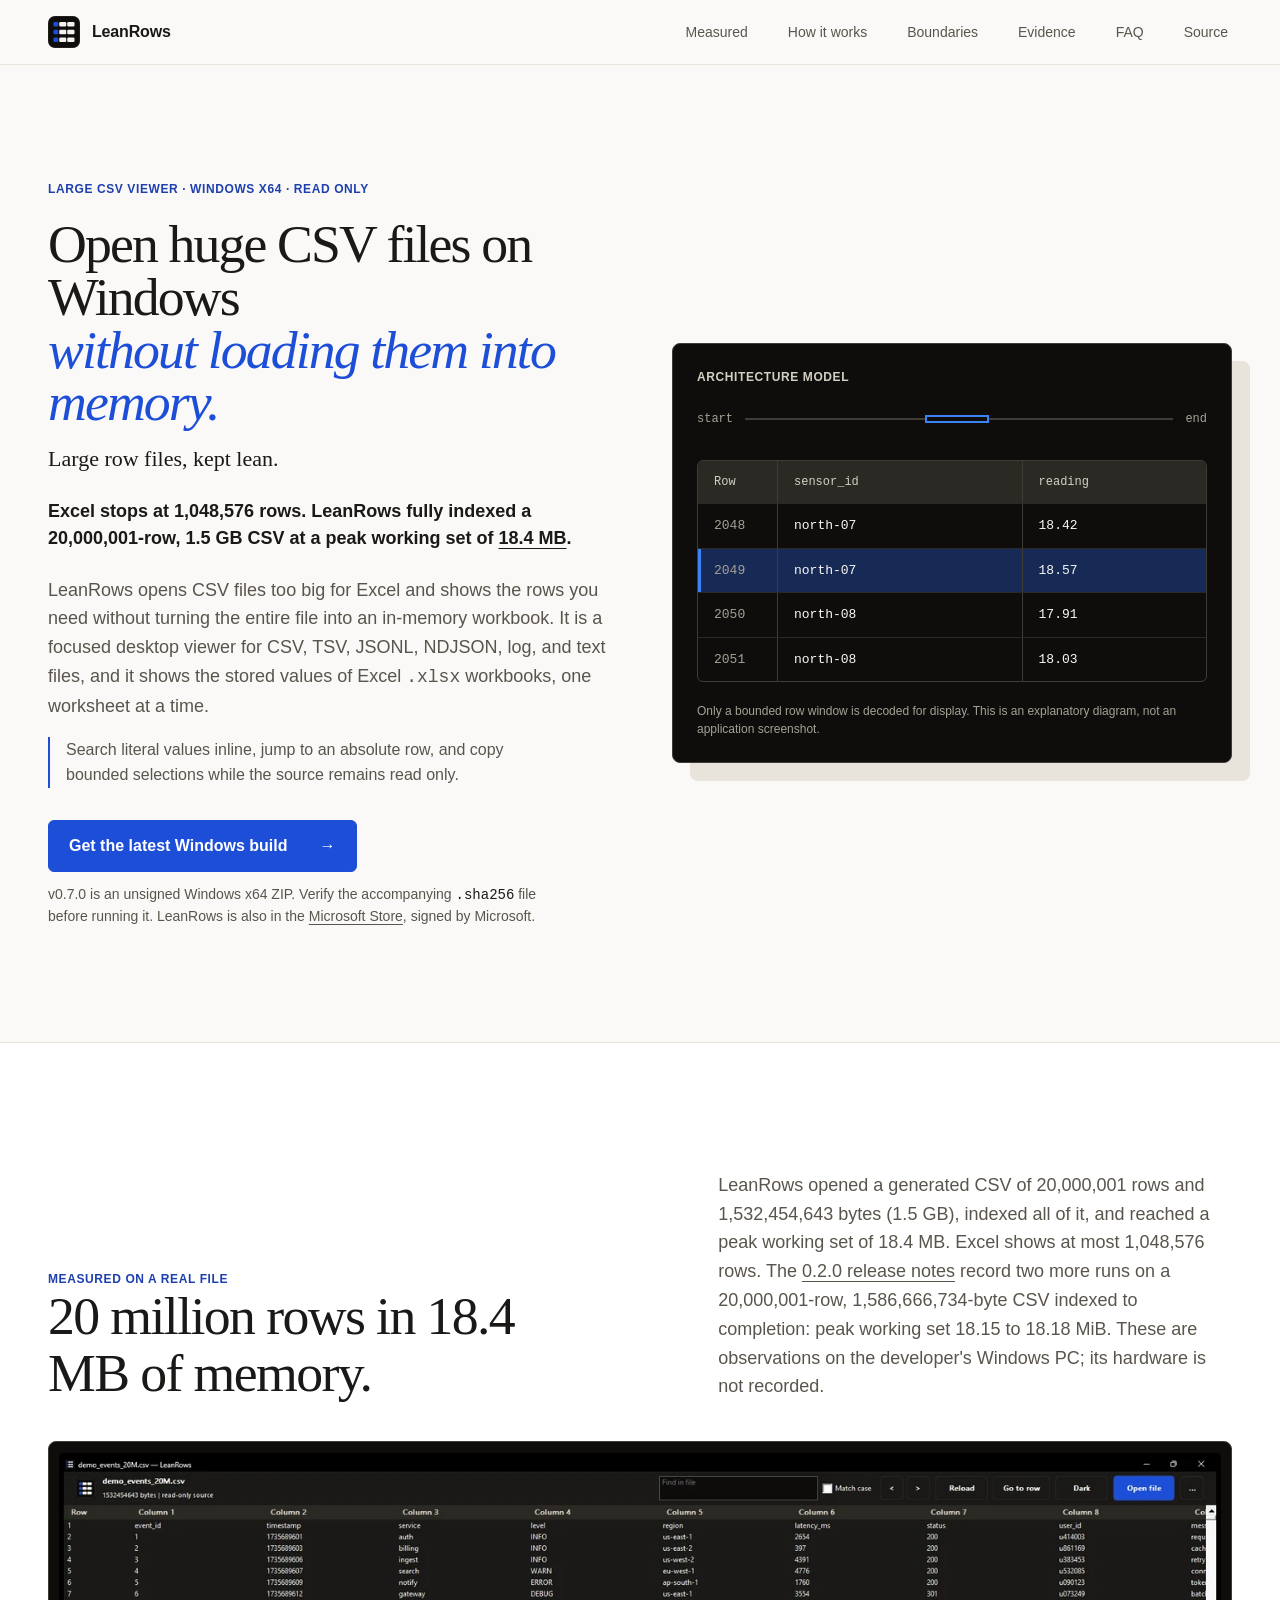
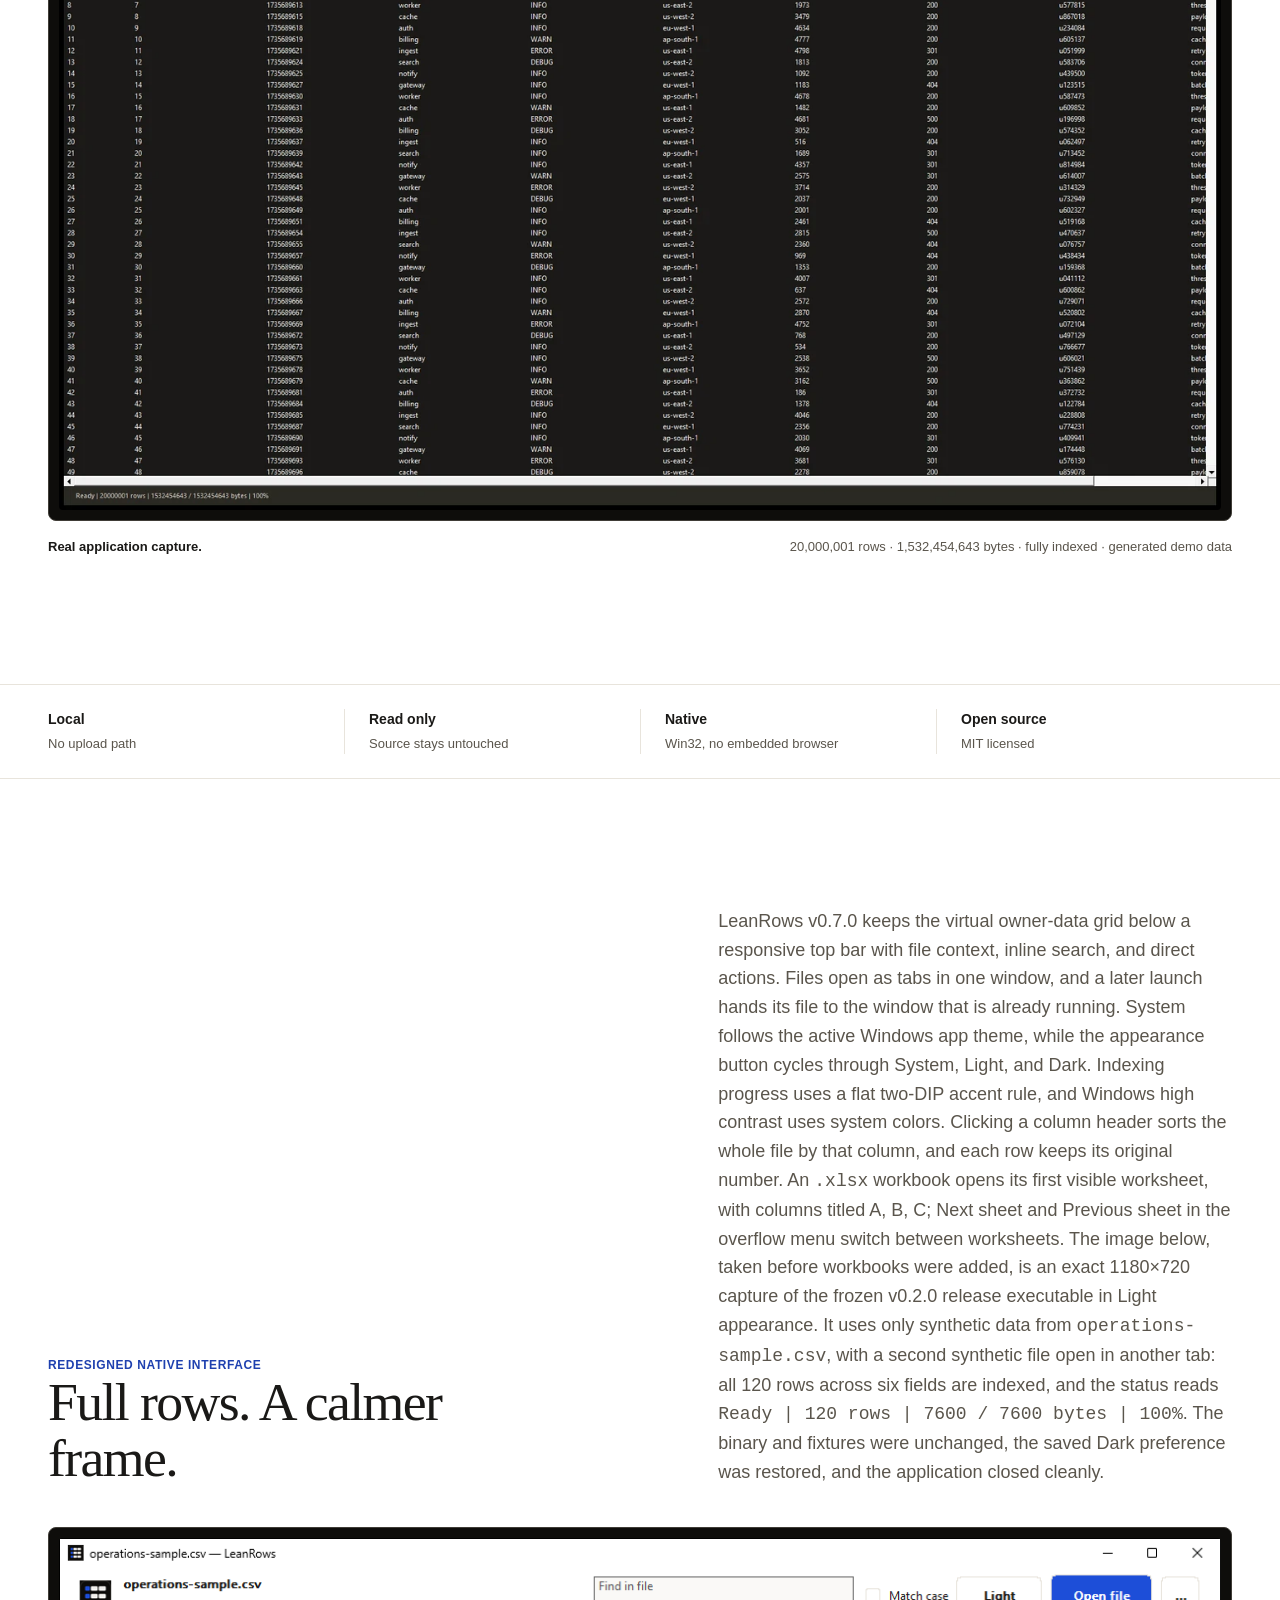
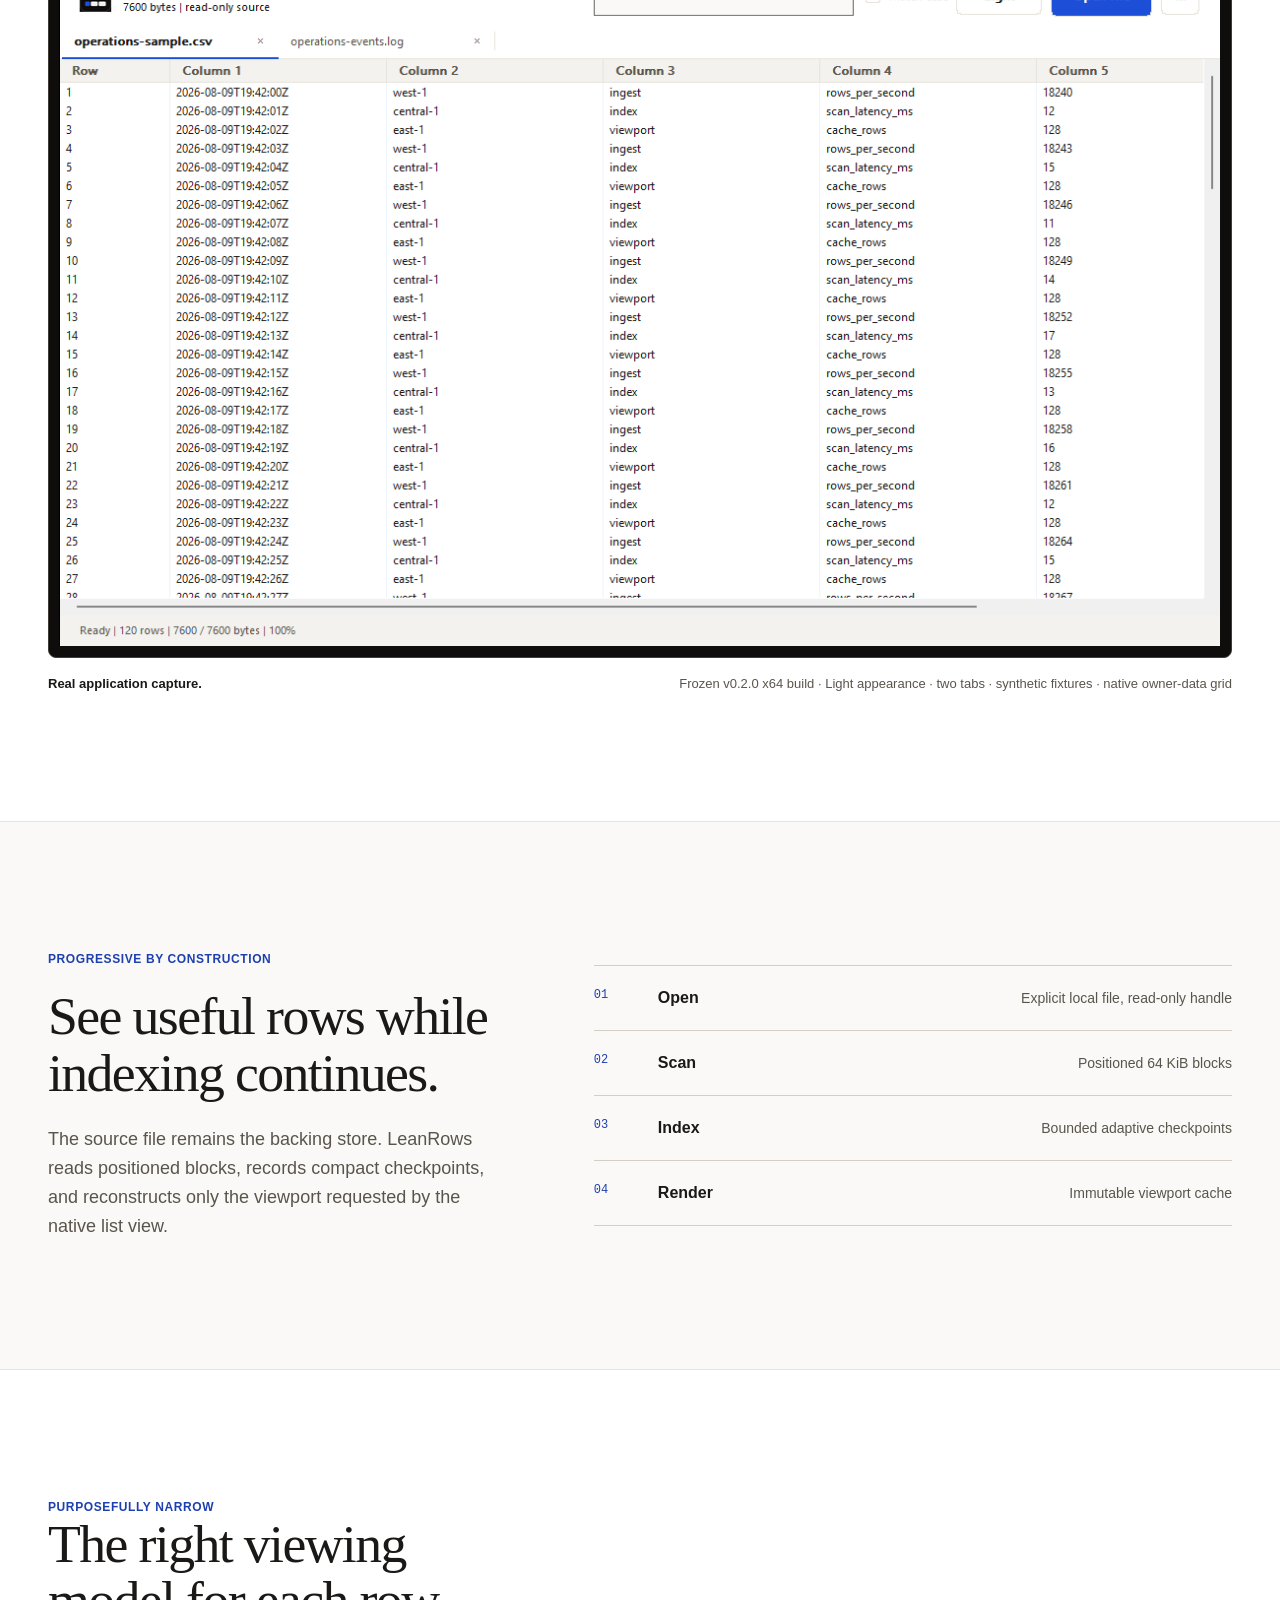
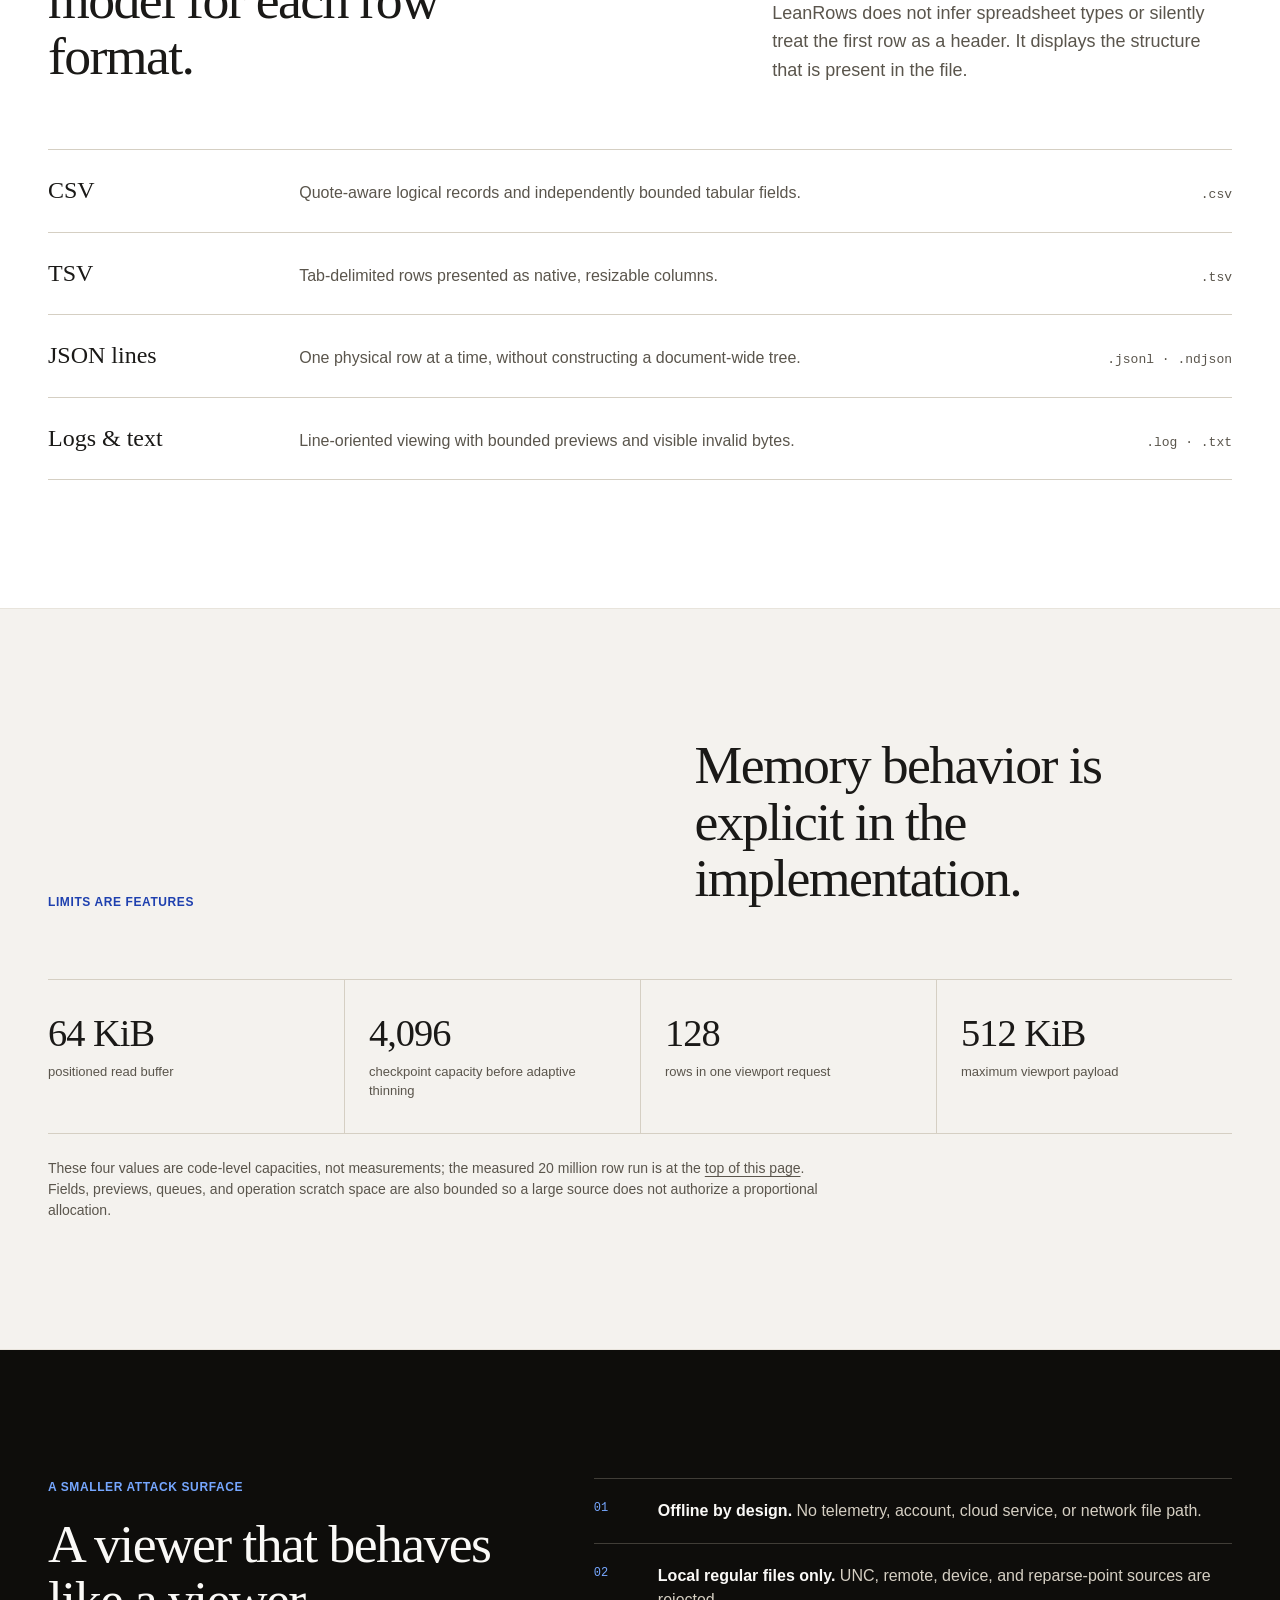
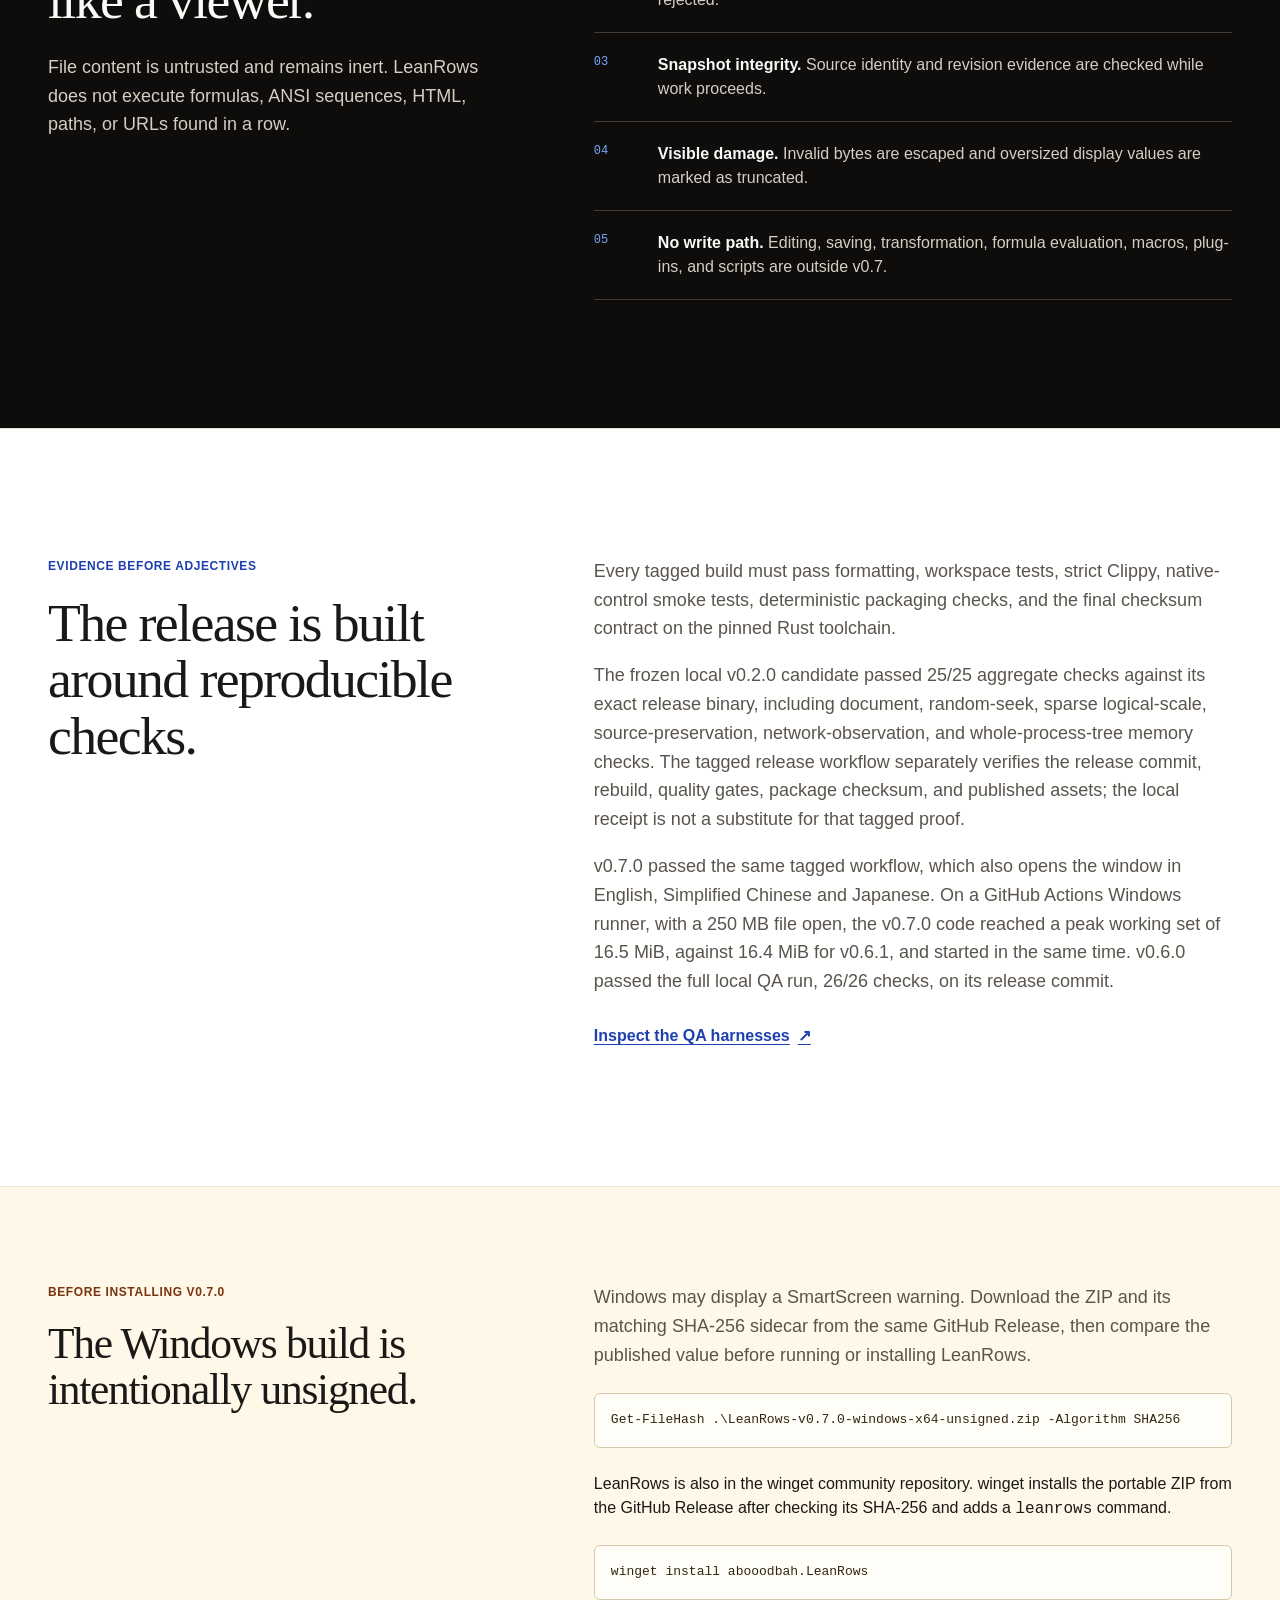
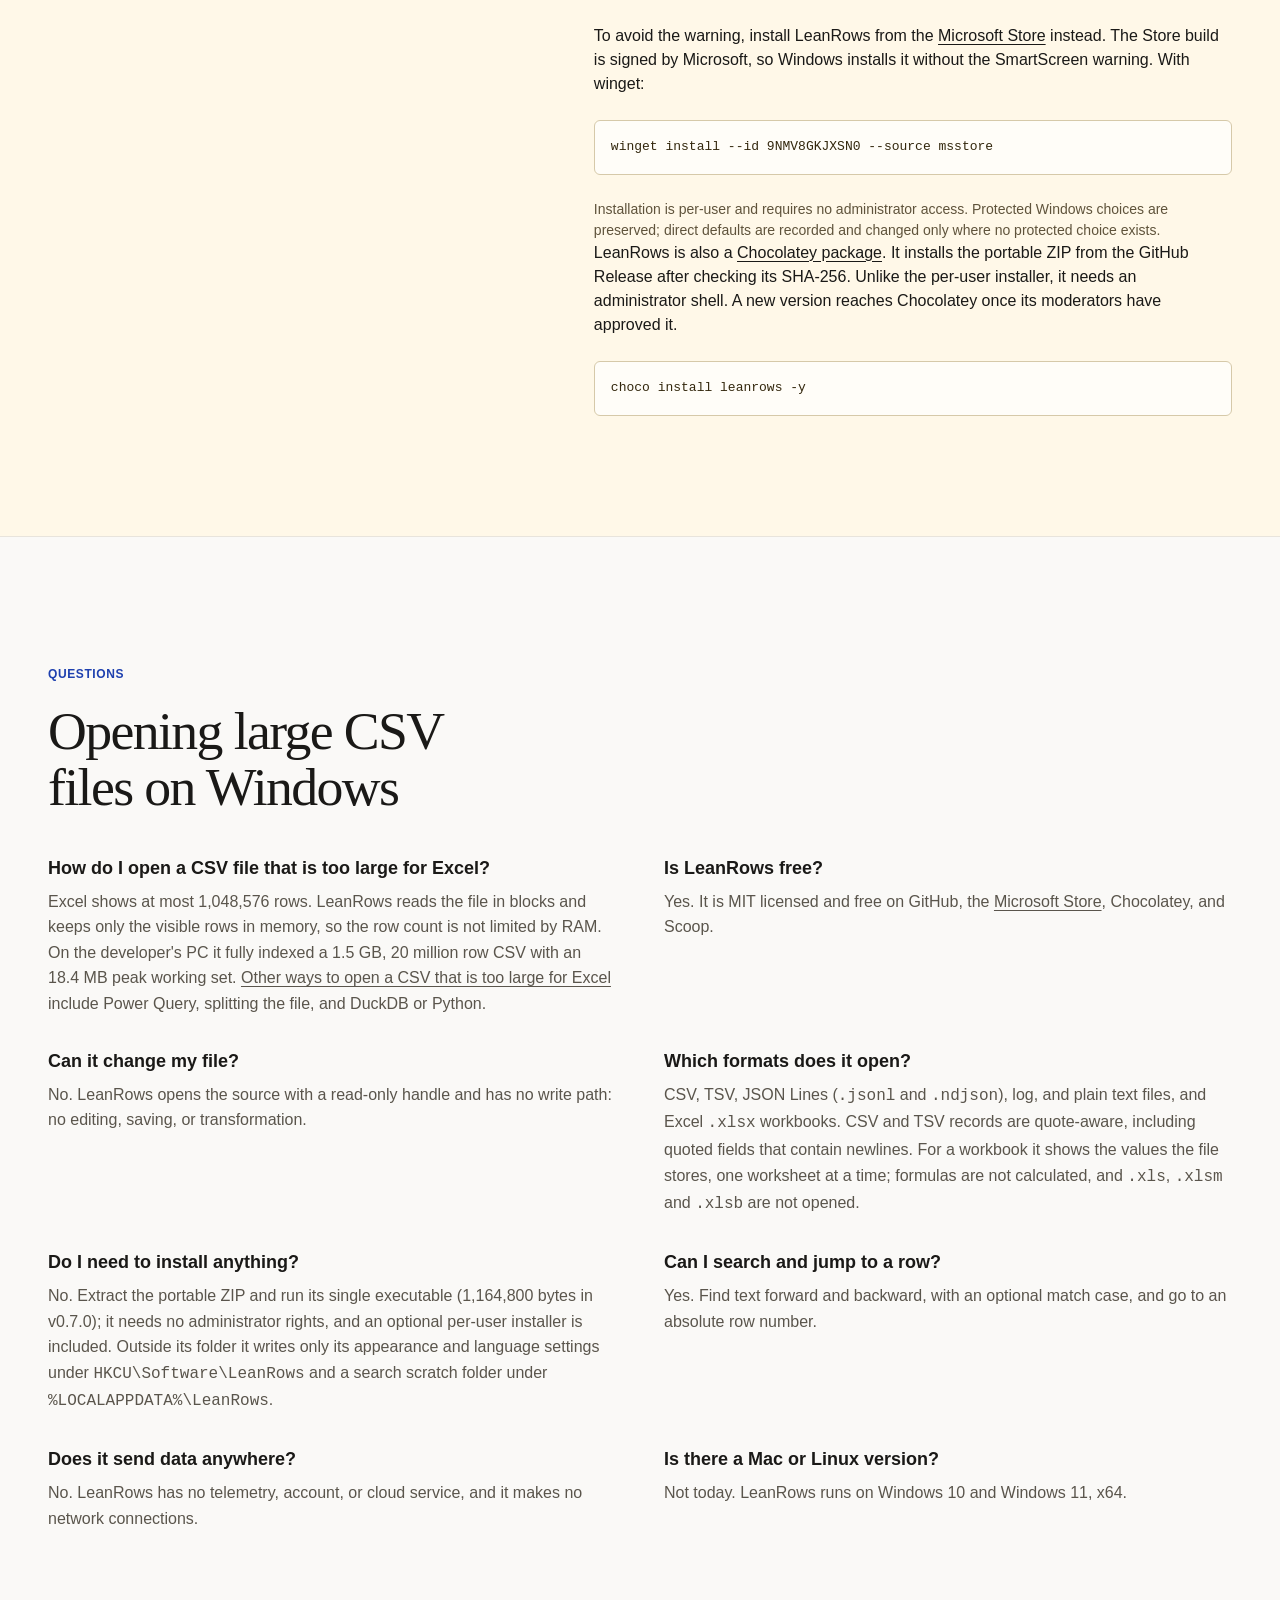
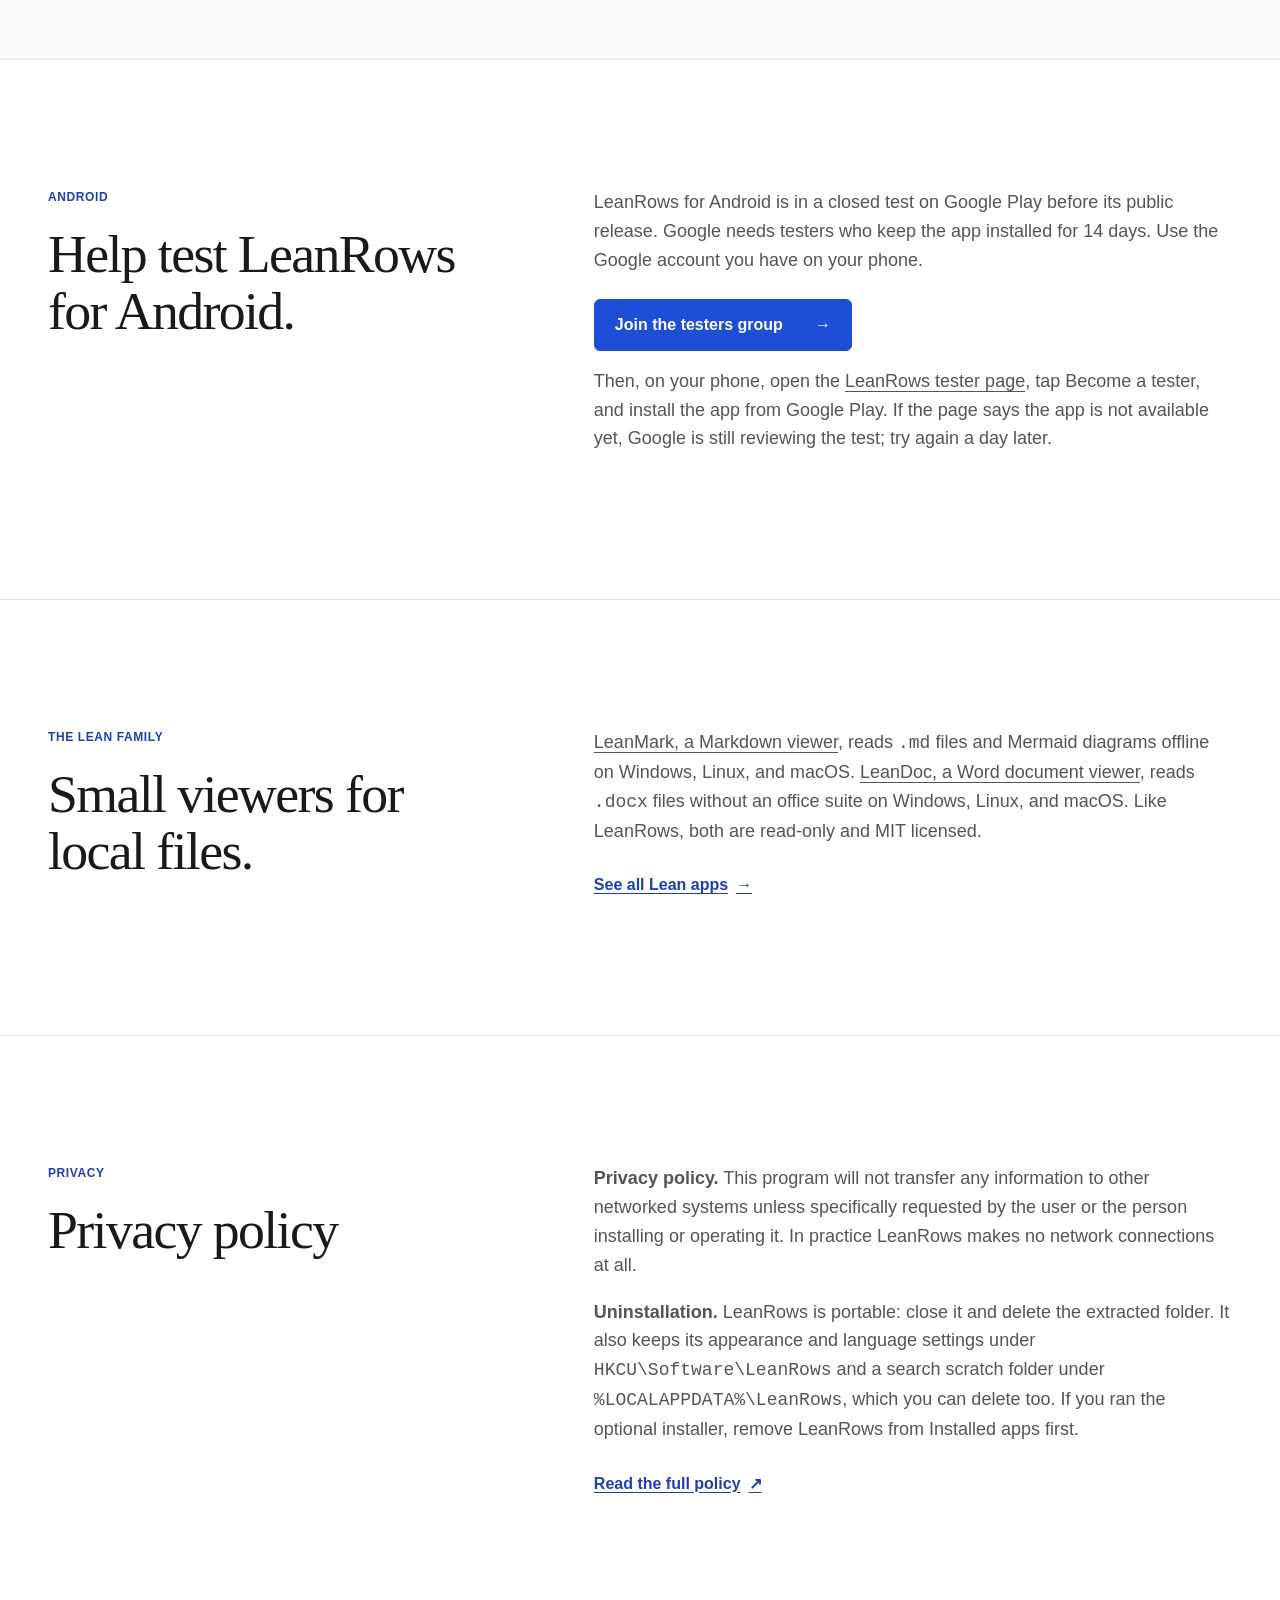
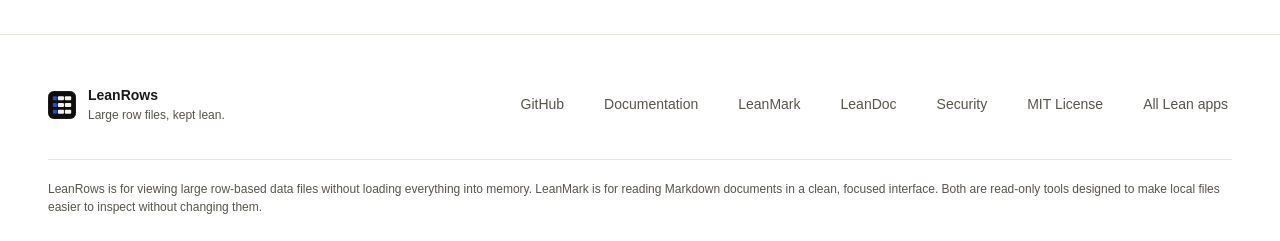
<file: site/index.html>
<!doctype html>
<html lang="en">
  <head>
    <meta charset="utf-8">
    <meta name="viewport" content="width=device-width, initial-scale=1">
    <meta name="color-scheme" content="light dark">
    <meta name="theme-color" content="#faf9f7" media="(prefers-color-scheme: light)">
    <meta name="theme-color" content="#0e0d0b" media="(prefers-color-scheme: dark)">
    <meta
      name="description"
      content="Open CSV files too big for Excel. LeanRows indexed a 1.5 GB CSV with 20 million rows using 18.4 MB of RAM. Also TSV, JSONL, NDJSON, logs and Excel .xlsx. Read-only, MIT."
    >
    <meta property="og:type" content="website">
    <meta property="og:title" content="LeanRows: free large CSV and log file viewer for Windows">
    <meta
      property="og:description"
      content="Open CSV files too big for Excel. LeanRows indexed a 1.5 GB CSV with 20 million rows using 18.4 MB of RAM. Also TSV, JSONL, NDJSON, logs and Excel .xlsx. Read-only, MIT."
    >
    <meta property="og:url" content="https://abooodbah.github.io/leanrows/">
    <meta property="og:image" content="https://abooodbah.github.io/leanrows/assets/social-preview.png">
    <meta property="og:image:type" content="image/png">
    <meta property="og:image:width" content="1280">
    <meta property="og:image:height" content="640">
    <meta property="og:image:alt" content="LeanRows, a large CSV viewer for Windows, with a 20 million row CSV open. 1.5 GB, 18.4 MB peak working set.">
    <meta name="twitter:card" content="summary_large_image">
    <link rel="canonical" href="https://abooodbah.github.io/leanrows/">
    <link rel="alternate" type="application/atom+xml" title="LeanRows releases" href="https://github.com/abooodbah/leanrows/releases.atom">
    <link rel="icon" href="assets/leanrows-icon.svg" type="image/svg+xml">
    <link rel="icon" href="assets/leanrows-icon.png" type="image/png">
    <link rel="stylesheet" href="styles.css">
    <script type="application/ld+json">
      {
        "@context": "https://schema.org",
        "@type": "SoftwareApplication",
        "name": "LeanRows",
        "description": "A free, read-only Windows viewer for large CSV, TSV, JSONL, NDJSON, log, and text files and Excel .xlsx workbooks, including CSV files too big for Excel.",
        "url": "https://abooodbah.github.io/leanrows/",
        "applicationCategory": "UtilitiesApplication",
        "operatingSystem": "Windows 10 and Windows 11 (x64)",
        "softwareVersion": "0.7.0",
        "offers": {
          "@type": "Offer",
          "price": "0",
          "priceCurrency": "USD"
        },
        "license": "https://github.com/abooodbah/leanrows/blob/main/LICENSE",
        "downloadUrl": "https://github.com/abooodbah/leanrows/releases/latest",
        "screenshot": "https://abooodbah.github.io/leanrows/assets/leanrows-20m-rows.webp",
        "image": "https://abooodbah.github.io/leanrows/assets/social-preview.png",
        "sameAs": [
          "https://github.com/abooodbah/leanrows",
          "https://apps.microsoft.com/detail/9NMV8GKJXSN0",
          "https://github.com/microsoft/winget-pkgs/tree/master/manifests/a/abooodbah/LeanRows",
          "https://community.chocolatey.org/packages/leanrows"
        ],
        "author": {
          "@type": "Person",
          "name": "Abdulfatah Bahbouh",
          "url": "https://abooodbah.github.io/"
        }
      }
    </script>
    <title>LeanRows: free large CSV and log file viewer for Windows</title>
  </head>
  <body>
    <a class="skip-link" href="#main-content">Skip to content</a>

    <header class="site-header">
      <div class="shell header-inner">
        <a class="brand" href="#top" aria-label="LeanRows home">
          <img src="assets/leanrows-icon.svg" width="32" height="32" alt="">
          <span>LeanRows</span>
        </a>
        <nav aria-label="Primary navigation">
          <a class="nav-section" href="#measured">Measured</a>
          <a class="nav-section" href="#how-it-works">How it works</a>
          <a class="nav-section" href="#boundaries">Boundaries</a>
          <a class="nav-section" href="#evidence">Evidence</a>
          <a class="nav-section" href="#faq">FAQ</a>
          <a href="https://github.com/abooodbah/leanrows">Source</a>
        </nav>
      </div>
    </header>

    <main id="main-content">
      <section class="hero" id="top" aria-labelledby="hero-title">
        <div class="shell hero-grid">
          <div class="hero-copy">
            <p class="eyebrow">Large CSV viewer · Windows x64 · Read only</p>
            <h1 id="hero-title">
              <span class="hero-line">Open huge CSV files on Windows</span>
              <em class="hero-line">without loading them into memory.</em>
            </h1>
            <p class="hero-slogan">Large row files, kept lean.</p>
            <p class="hero-measure">
              Excel stops at 1,048,576 rows. LeanRows fully indexed a
              20,000,001-row, 1.5 GB CSV at a peak working set of
              <a href="#measured">18.4 MB</a>.
            </p>
            <p class="hero-lead">
              LeanRows opens CSV files too big for Excel and shows the rows you need
              without turning the entire file into an in-memory workbook. It is a
              focused desktop viewer for CSV, TSV, JSONL, NDJSON, log, and text files,
              and it shows the stored values of Excel <code>.xlsx</code> workbooks, one
              worksheet at a time.
            </p>
            <p class="hero-detail">
              Search literal values inline, jump to an absolute row, and copy bounded
              selections while the source remains read only.
            </p>
            <div class="release-action">
              <a
                class="primary-action"
                href="https://github.com/abooodbah/leanrows/releases/latest"
                aria-describedby="release-note"
              >
                Get the latest Windows build
                <span aria-hidden="true">→</span>
              </a>
              <p id="release-note">
                v0.7.0 is an unsigned Windows x64 ZIP. Verify the accompanying
                <code>.sha256</code> file before running it.
                LeanRows is also in the
                <a href="https://apps.microsoft.com/detail/9NMV8GKJXSN0">Microsoft Store</a>, signed by Microsoft.
              </p>
            </div>
          </div>

          <figure class="row-window" aria-labelledby="row-window-title">
            <div class="figure-label">Architecture model</div>
            <div class="file-scale" aria-hidden="true">
              <span class="file-scale-start">start</span>
              <span class="file-scale-track"><span class="file-scale-window"></span></span>
              <span class="file-scale-end">end</span>
            </div>
            <div class="row-table" role="img" aria-label="A bounded window of four rows from a much larger file">
              <div class="row-table-head">
                <span>Row</span><span>sensor_id</span><span>reading</span>
              </div>
              <div class="row-table-line">
                <span>2048</span><span>north-07</span><span>18.42</span>
              </div>
              <div class="row-table-line is-active">
                <span>2049</span><span>north-07</span><span>18.57</span>
              </div>
              <div class="row-table-line">
                <span>2050</span><span>north-08</span><span>17.91</span>
              </div>
              <div class="row-table-line">
                <span>2051</span><span>north-08</span><span>18.03</span>
              </div>
            </div>
            <figcaption id="row-window-title">
              Only a bounded row window is decoded for display. This is an explanatory
              diagram, not an application screenshot.
            </figcaption>
          </figure>
        </div>
      </section>

      <section class="section capture-section" id="measured" aria-labelledby="measured-title">
        <div class="shell">
          <div class="capture-heading">
            <div>
              <p class="eyebrow">Measured on a real file</p>
              <h2 id="measured-title">20 million rows in 18.4 MB of memory.</h2>
            </div>
            <p>
              LeanRows opened a generated CSV of 20,000,001 rows and 1,532,454,643
              bytes (1.5 GB), indexed all of it, and reached a peak working set of
              18.4 MB. Excel shows at most 1,048,576 rows. The
              <a href="https://github.com/abooodbah/leanrows/blob/main/docs/releases/v0.2.0.md">0.2.0 release notes</a>
              record two more runs on a 20,000,001-row, 1,586,666,734-byte CSV
              indexed to completion: peak working set 18.15 to 18.18 MiB. These are
              observations on the developer's Windows PC; its hardware is not
              recorded.
            </p>
          </div>

          <figure class="app-capture">
            <a
              class="app-capture-link"
              href="assets/leanrows-20m-rows.webp"
              aria-label="Open the full-size capture of LeanRows with the 20 million row CSV"
            >
              <img
                src="assets/leanrows-20m-rows.webp"
                width="1400"
                height="792"
                fetchpriority="high"
                decoding="async"
                alt="LeanRows in Dark appearance with demo_events_20M.csv open, showing the first rows of an event log, with the status bar reading Ready, 20000001 rows, 1532454643 of 1532454643 bytes, 100 percent"
              >
            </a>
            <figcaption>
              <strong>Real application capture.</strong>
              <span>20,000,001 rows &middot; 1,532,454,643 bytes &middot; fully indexed &middot; generated demo data</span>
            </figcaption>
          </figure>
        </div>
      </section>

      <section class="orientation" aria-label="Product principles">
        <div class="shell principle-strip">
          <div><strong>Local</strong><span>No upload path</span></div>
          <div><strong>Read only</strong><span>Source stays untouched</span></div>
          <div><strong>Native</strong><span>Win32, no embedded browser</span></div>
          <div><strong>Open source</strong><span>MIT licensed</span></div>
        </div>
      </section>

      <section class="section capture-section" aria-labelledby="capture-title">
        <div class="shell">
          <div class="capture-heading">
            <div>
              <p class="eyebrow">Redesigned native interface</p>
              <h2 id="capture-title">Full rows. A calmer frame.</h2>
            </div>
            <p>
              LeanRows v0.7.0 keeps the virtual owner-data grid below a responsive
              top bar with file context, inline search, and direct actions. Files open
              as tabs in one window, and a later launch hands its file to the window
              that is already running. System follows the active Windows app theme,
              while the appearance button cycles through System, Light, and Dark.
              Indexing progress uses a flat two-DIP accent rule, and
              Windows high contrast uses system colors. Clicking a column header sorts
              the whole file by that column, and each row keeps its original number.
              An <code>.xlsx</code> workbook
              opens its first visible worksheet, with columns titled A, B, C; Next sheet
              and Previous sheet in the overflow menu switch between worksheets. The
              image below, taken before workbooks were added, is an exact
              1180&times;720 capture of the frozen v0.2.0 release
              executable in Light appearance. It uses only synthetic data from
              <code>operations-sample.csv</code>, with a second synthetic file open in
              another tab: all 120 rows across six fields are indexed, and the status reads
              <code>Ready | 120 rows | 7600 / 7600 bytes | 100%</code>. The binary and
              fixtures were unchanged, the saved Dark preference was restored, and
              the application closed cleanly.
            </p>
          </div>

          <figure class="app-capture">
            <a
              class="app-capture-link"
              href="assets/leanrows-app.png"
              aria-label="Open the full-size LeanRows application capture"
            >
              <img
                src="assets/leanrows-app.png"
                width="1180"
                height="720"
                loading="lazy"
                decoding="async"
                alt="LeanRows v0.2.0 frozen Windows release in Light appearance with two tabs open, showing the fully indexed 120-row synthetic operations-sample.csv across six fields with Ready and 100 percent status"
              >
            </a>
            <figcaption>
              <strong>Real application capture.</strong>
              <span>Frozen v0.2.0 x64 build &middot; Light appearance &middot; two tabs &middot; synthetic fixtures &middot; native owner-data grid</span>
            </figcaption>
          </figure>
        </div>
      </section>

      <section class="section" id="how-it-works" aria-labelledby="how-title">
        <div class="shell split-section">
          <div class="section-intro">
            <p class="eyebrow">Progressive by construction</p>
            <h2 id="how-title">See useful rows while indexing continues.</h2>
            <p>
              The source file remains the backing store. LeanRows reads positioned blocks,
              records compact checkpoints, and reconstructs only the viewport requested by
              the native list view.
            </p>
          </div>

          <div class="pipeline" aria-label="LeanRows read pipeline">
            <div class="pipeline-step">
              <span class="step-number">01</span>
              <div><strong>Open</strong><span>Explicit local file, read-only handle</span></div>
            </div>
            <div class="pipeline-connector" aria-hidden="true"></div>
            <div class="pipeline-step">
              <span class="step-number">02</span>
              <div><strong>Scan</strong><span>Positioned 64 KiB blocks</span></div>
            </div>
            <div class="pipeline-connector" aria-hidden="true"></div>
            <div class="pipeline-step">
              <span class="step-number">03</span>
              <div><strong>Index</strong><span>Bounded adaptive checkpoints</span></div>
            </div>
            <div class="pipeline-connector" aria-hidden="true"></div>
            <div class="pipeline-step">
              <span class="step-number">04</span>
              <div><strong>Render</strong><span>Immutable viewport cache</span></div>
            </div>
          </div>
        </div>
      </section>

      <section class="section formats-section" aria-labelledby="formats-title">
        <div class="shell">
          <div class="format-heading">
            <div>
              <p class="eyebrow">Purposefully narrow</p>
              <h2 id="formats-title">The right viewing model for each row format.</h2>
            </div>
            <p>
              LeanRows does not infer spreadsheet types or silently treat the first row as
              a header. It displays the structure that is present in the file.
            </p>
          </div>

          <div class="format-list" role="list">
            <article class="format-row" role="listitem">
              <h3>CSV</h3>
              <p>Quote-aware logical records and independently bounded tabular fields.</p>
              <span>.csv</span>
            </article>
            <article class="format-row" role="listitem">
              <h3>TSV</h3>
              <p>Tab-delimited rows presented as native, resizable columns.</p>
              <span>.tsv</span>
            </article>
            <article class="format-row" role="listitem">
              <h3>JSON lines</h3>
              <p>One physical row at a time, without constructing a document-wide tree.</p>
              <span>.jsonl · .ndjson</span>
            </article>
            <article class="format-row" role="listitem">
              <h3>Logs &amp; text</h3>
              <p>Line-oriented viewing with bounded previews and visible invalid bytes.</p>
              <span>.log · .txt</span>
            </article>
          </div>
        </div>
      </section>

      <section class="section limits-section" aria-labelledby="limits-title">
        <div class="shell">
          <div class="limits-heading">
            <p class="eyebrow">Limits are features</p>
            <h2 id="limits-title">Memory behavior is explicit in the implementation.</h2>
          </div>
          <dl class="limit-strip">
            <div>
              <dt>64 KiB</dt>
              <dd>positioned read buffer</dd>
            </div>
            <div>
              <dt>4,096</dt>
              <dd>checkpoint capacity before adaptive thinning</dd>
            </div>
            <div>
              <dt>128</dt>
              <dd>rows in one viewport request</dd>
            </div>
            <div>
              <dt>512 KiB</dt>
              <dd>maximum viewport payload</dd>
            </div>
          </dl>
          <p class="limits-note">
            These four values are code-level capacities, not measurements; the
            measured 20 million row run is at the
            <a href="#measured">top of this page</a>. Fields, previews,
            queues, and operation scratch space are also bounded so a large source does
            not authorize a proportional allocation.
          </p>
        </div>
      </section>

      <section class="section boundary-section" id="boundaries" aria-labelledby="boundary-title">
        <div class="shell boundary-grid">
          <div class="boundary-intro">
            <p class="eyebrow">A smaller attack surface</p>
            <h2 id="boundary-title">A viewer that behaves like a viewer.</h2>
            <p>
              File content is untrusted and remains inert. LeanRows does not execute
              formulas, ANSI sequences, HTML, paths, or URLs found in a row.
            </p>
          </div>
          <ul class="boundary-list">
            <li><span>01</span><p><strong>Offline by design.</strong> No telemetry, account, cloud service, or network file path.</p></li>
            <li><span>02</span><p><strong>Local regular files only.</strong> UNC, remote, device, and reparse-point sources are rejected.</p></li>
            <li><span>03</span><p><strong>Snapshot integrity.</strong> Source identity and revision evidence are checked while work proceeds.</p></li>
            <li><span>04</span><p><strong>Visible damage.</strong> Invalid bytes are escaped and oversized display values are marked as truncated.</p></li>
            <li><span>05</span><p><strong>No write path.</strong> Editing, saving, transformation, formula evaluation, macros, plug-ins, and scripts are outside v0.7.</p></li>
          </ul>
        </div>
      </section>

      <section class="section evidence-section" id="evidence" aria-labelledby="evidence-title">
        <div class="shell evidence-grid">
          <div>
            <p class="eyebrow">Evidence before adjectives</p>
            <h2 id="evidence-title">The release is built around reproducible checks.</h2>
          </div>
          <div class="evidence-copy">
            <p>
              Every tagged build must pass formatting, workspace tests, strict Clippy,
              native-control smoke tests, deterministic packaging checks, and the final
              checksum contract on the pinned Rust toolchain.
            </p>
            <p>
              The frozen local v0.2.0 candidate passed 25/25 aggregate checks against
              its exact release binary, including document, random-seek, sparse
              logical-scale, source-preservation, network-observation, and
              whole-process-tree memory checks. The tagged release workflow separately
              verifies the release commit, rebuild, quality gates, package checksum,
              and published assets; the local receipt is not a substitute for that
              tagged proof.
            </p>
            <p>
              v0.7.0 passed the same tagged workflow, which also opens the window in
              English, Simplified Chinese and Japanese. On a GitHub Actions Windows
              runner, with a 250 MB file open, the v0.7.0 code reached a peak working
              set of 16.5 MiB, against 16.4 MiB for v0.6.1, and started in the same
              time. v0.6.0 passed the full local QA run, 26/26 checks, on its release
              commit.
            </p>
            <a class="text-link" href="https://github.com/abooodbah/leanrows/tree/main/tests/qa">
              Inspect the QA harnesses <span aria-hidden="true">↗</span>
            </a>
          </div>
        </div>
      </section>

      <section class="release-note-section" aria-labelledby="release-warning-title">
        <div class="shell release-note-grid">
          <div>
            <p class="eyebrow">Before installing v0.7.0</p>
            <h2 id="release-warning-title">The Windows build is intentionally unsigned.</h2>
          </div>
          <div>
            <p>
              Windows may display a SmartScreen warning. Download the ZIP and its
              matching SHA-256 sidecar from the same GitHub Release, then compare the
              published value before running or installing LeanRows.
            </p>
            <pre aria-label="PowerShell checksum verification command"><code>Get-FileHash .\LeanRows-v0.7.0-windows-x64-unsigned.zip -Algorithm SHA256</code></pre>
            <p>
              LeanRows is also in the winget community repository. winget installs
              the portable ZIP from the GitHub Release after checking its SHA-256
              and adds a <code>leanrows</code> command.
            </p>
            <pre><code>winget install abooodbah.LeanRows</code></pre>
            <p>
              To avoid the warning, install LeanRows from the
              <a href="https://apps.microsoft.com/detail/9NMV8GKJXSN0">Microsoft Store</a>
              instead. The Store build is signed by Microsoft, so Windows installs it
              without the SmartScreen warning. With winget:
            </p>
            <pre aria-label="winget command for the Microsoft Store build"><code>winget install --id 9NMV8GKJXSN0 --source msstore</code></pre>
            <p class="small-copy">
              Installation is per-user and requires no administrator access. Protected
              Windows choices are preserved; direct defaults are recorded and changed
              only where no protected choice exists.
            </p>
            <p>
              LeanRows is also a
              <a href="https://community.chocolatey.org/packages/leanrows">Chocolatey package</a>.
              It installs the portable ZIP from the GitHub Release after checking its
              SHA-256. Unlike the per-user installer, it needs an administrator shell.
              A new version reaches Chocolatey once its moderators have approved it.
            </p>
            <pre aria-label="Chocolatey install command"><code>choco install leanrows -y</code></pre>
          </div>
        </div>
      </section>

      <section class="section faq-section" id="faq" aria-labelledby="faq-title">
        <div class="shell">
          <p class="eyebrow">Questions</p>
          <h2 id="faq-title">Opening large CSV files on Windows</h2>
          <div class="faq-list">
            <div class="faq-item">
              <h3>How do I open a CSV file that is too large for Excel?</h3>
              <p>Excel shows at most 1,048,576 rows. LeanRows reads the file in blocks and keeps only the visible rows in memory, so the row count is not limited by RAM. On the developer's PC it fully indexed a 1.5 GB, 20 million row CSV with an 18.4 MB peak working set. <a href="open-csv-too-large-for-excel/">Other ways to open a CSV that is too large for Excel</a> include Power Query, splitting the file, and DuckDB or Python.</p>
            </div>
            <div class="faq-item">
              <h3>Is LeanRows free?</h3>
              <p>Yes. It is MIT licensed and free on GitHub, the <a href="https://apps.microsoft.com/detail/9NMV8GKJXSN0">Microsoft Store</a>, Chocolatey, and Scoop.</p>
            </div>
            <div class="faq-item">
              <h3>Can it change my file?</h3>
              <p>No. LeanRows opens the source with a read-only handle and has no write path: no editing, saving, or transformation.</p>
            </div>
            <div class="faq-item">
              <h3>Which formats does it open?</h3>
              <p>CSV, TSV, JSON Lines (<code>.jsonl</code> and <code>.ndjson</code>), log, and plain text files, and Excel <code>.xlsx</code> workbooks. CSV and TSV records are quote-aware, including quoted fields that contain newlines. For a workbook it shows the values the file stores, one worksheet at a time; formulas are not calculated, and <code>.xls</code>, <code>.xlsm</code> and <code>.xlsb</code> are not opened.</p>
            </div>
            <div class="faq-item">
              <h3>Do I need to install anything?</h3>
              <p>No. Extract the portable ZIP and run its single executable (1,164,800 bytes in v0.7.0); it needs no administrator rights, and an optional per-user installer is included. Outside its folder it writes only its appearance and language settings under <code>HKCU\Software\LeanRows</code> and a search scratch folder under <code>%LOCALAPPDATA%\LeanRows</code>.</p>
            </div>
            <div class="faq-item">
              <h3>Can I search and jump to a row?</h3>
              <p>Yes. Find text forward and backward, with an optional match case, and go to an absolute row number.</p>
            </div>
            <div class="faq-item">
              <h3>Does it send data anywhere?</h3>
              <p>No. LeanRows has no telemetry, account, or cloud service, and it makes no network connections.</p>
            </div>
            <div class="faq-item">
              <h3>Is there a Mac or Linux version?</h3>
              <p>Not today. LeanRows runs on Windows 10 and Windows 11, x64.</p>
            </div>
          </div>
        </div>
      </section>

      <section class="section evidence-section" id="android" aria-labelledby="android-title">
        <div class="shell evidence-grid">
          <div>
            <p class="eyebrow">Android</p>
            <h2 id="android-title">Help test LeanRows for Android.</h2>
          </div>
          <div class="evidence-copy">
            <p>
              LeanRows for Android is in a closed test on Google Play before its
            public release. Google needs testers who keep the app installed
            for 14 days. Use the Google account you have on your phone.
            </p>
            <div class="release-action android-join">
              <a class="primary-action android-action" href="https://groups.google.com/g/lean-apps-testers">
                Join the testers group
                <span aria-hidden="true">&rarr;</span>
              </a>
            </div>
            <p>
              Then, on your phone, open the
            <a href="https://play.google.com/apps/testing/io.github.abooodbah.leanrows">LeanRows tester page</a>,
            tap Become a tester, and install the app from Google Play. If the
            page says the app is not available yet, Google is still reviewing
            the test; try again a day later.
            </p>
          </div>
        </div>
      </section>

      <section class="section evidence-section" id="family" aria-labelledby="family-title">
        <div class="shell evidence-grid">
          <div>
            <p class="eyebrow">The Lean family</p>
            <h2 id="family-title">Small viewers for local files.</h2>
          </div>
          <div class="evidence-copy">
            <p>
              <a href="https://abooodbah.github.io/leanmark/">LeanMark, a Markdown viewer</a>,
              reads <code>.md</code> files and Mermaid diagrams offline on Windows, Linux,
              and macOS.
              <a href="https://abooodbah.github.io/leandoc/">LeanDoc, a Word document viewer</a>,
              reads <code>.docx</code> files without an office suite on Windows, Linux, and
              macOS. Like LeanRows, both are read-only and MIT licensed.
            </p>
            <a class="text-link" href="https://abooodbah.github.io/">
              See all Lean apps <span aria-hidden="true">&rarr;</span>
            </a>
          </div>
        </div>
      </section>

      <section class="section evidence-section" id="privacy" aria-labelledby="privacy-title">
        <div class="shell evidence-grid">
          <div>
            <p class="eyebrow">Privacy</p>
            <h2 id="privacy-title">Privacy policy</h2>
          </div>
          <div class="evidence-copy">
            <p>
              <strong>Privacy policy.</strong> This program will not transfer any
              information to other networked systems unless specifically requested
              by the user or the person installing or operating it. In practice
              LeanRows makes no network connections at all.
            </p>
            <p>
              <strong>Uninstallation.</strong> LeanRows is portable: close it and
              delete the extracted folder. It also keeps its appearance and language settings
              under <code>HKCU\Software\LeanRows</code> and a search scratch folder
              under <code>%LOCALAPPDATA%\LeanRows</code>, which you can delete too.
              If you ran the optional installer, remove LeanRows from Installed apps
              first.
            </p>
            <a class="text-link" href="https://github.com/abooodbah/leanrows#privacy-policy">
              Read the full policy <span aria-hidden="true">↗</span>
            </a>
          </div>
        </div>
      </section>
    </main>

    <footer class="site-footer">
      <div class="shell footer-grid">
        <div class="footer-brand">
          <img src="assets/leanrows-icon.svg" width="28" height="28" alt="">
          <p><strong>LeanRows</strong><span>Large row files, kept lean.</span></p>
        </div>
        <nav aria-label="Project links">
          <a href="https://github.com/abooodbah/leanrows">GitHub</a>
          <a href="https://github.com/abooodbah/leanrows/blob/main/README.md">Documentation</a>
          <a href="https://abooodbah.github.io/leanmark/">LeanMark</a>
          <a href="https://abooodbah.github.io/leandoc/">LeanDoc</a>
          <a href="https://github.com/abooodbah/leanrows/security">Security</a>
          <a href="https://github.com/abooodbah/leanrows/blob/main/LICENSE">MIT License</a>
          <a href="https://abooodbah.github.io/">All Lean apps</a>
        </nav>
        <p class="footer-meta">
          LeanRows is for viewing large row-based data files without loading
          everything into memory. LeanMark is for reading Markdown documents
          in a clean, focused interface. Both are read-only tools designed to
          make local files easier to inspect without changing them.
        </p>
      </div>
    </footer>
  </body>
</html>
</file>
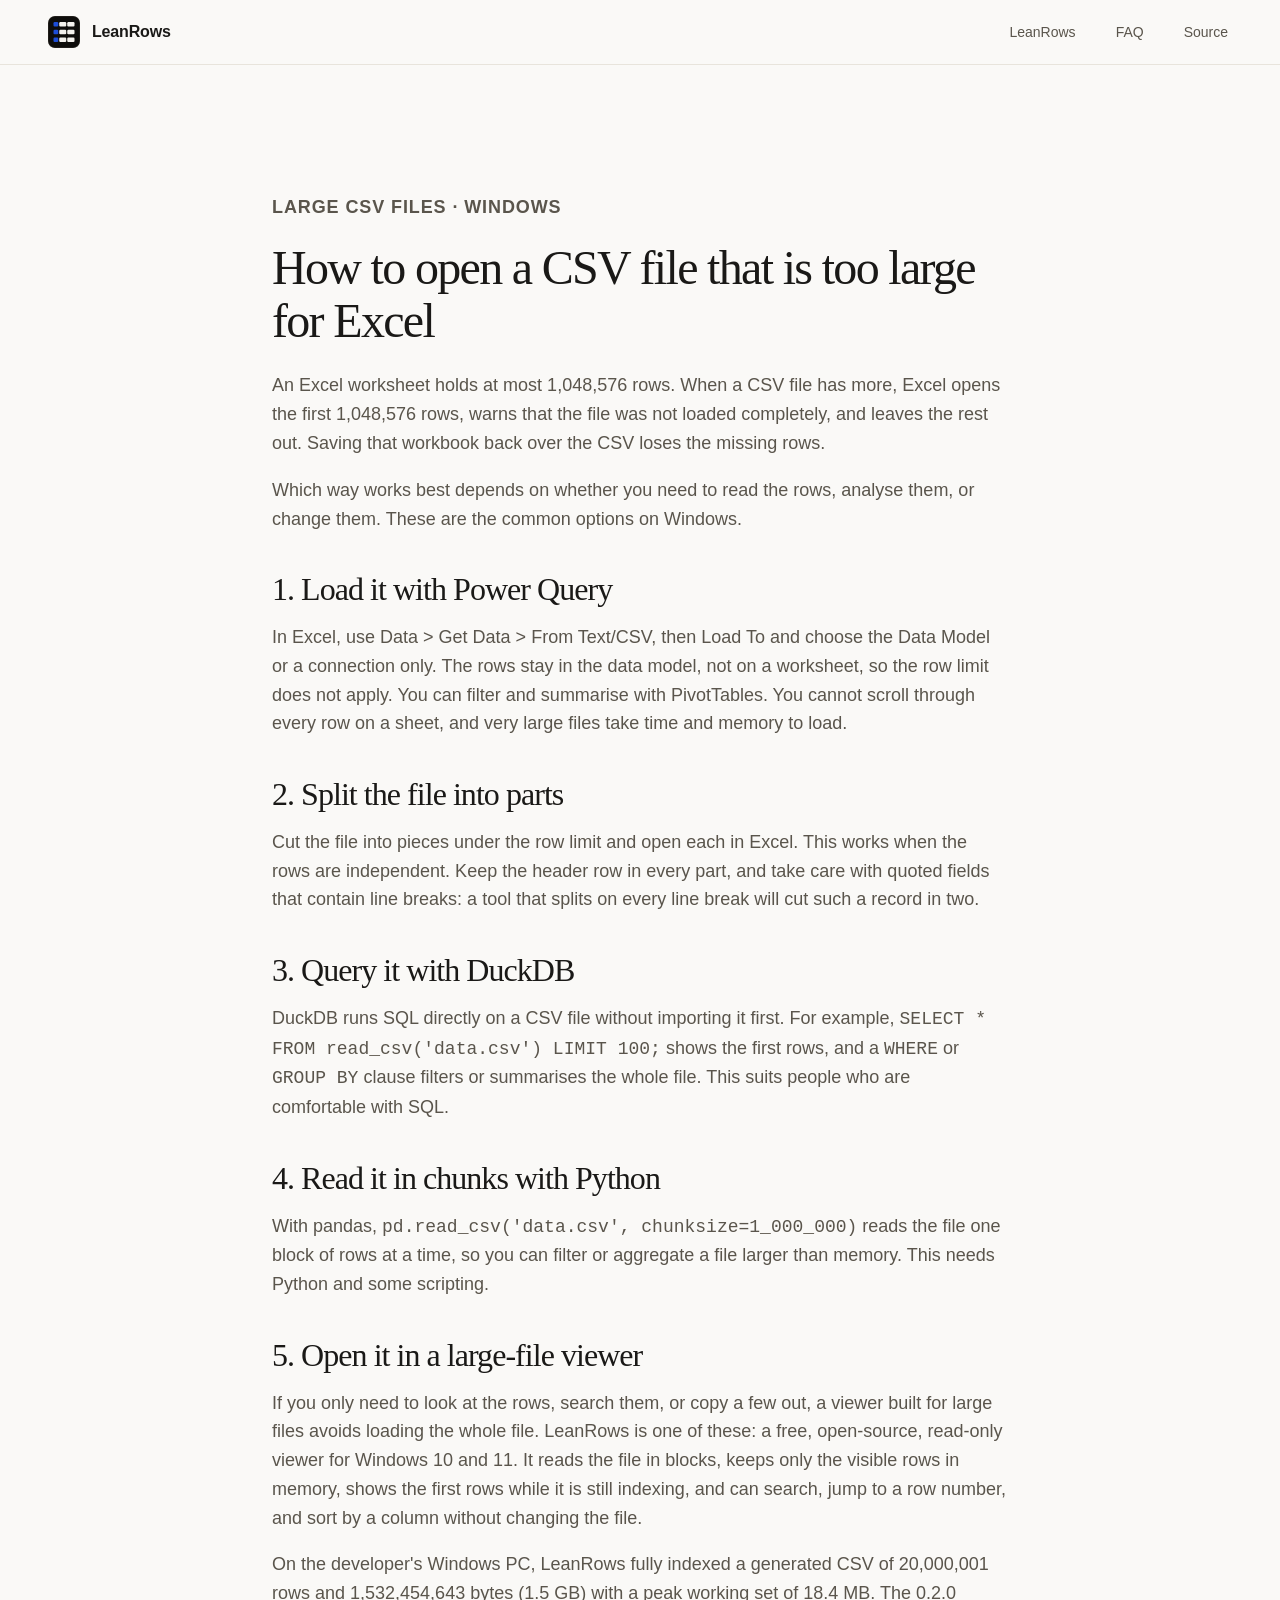
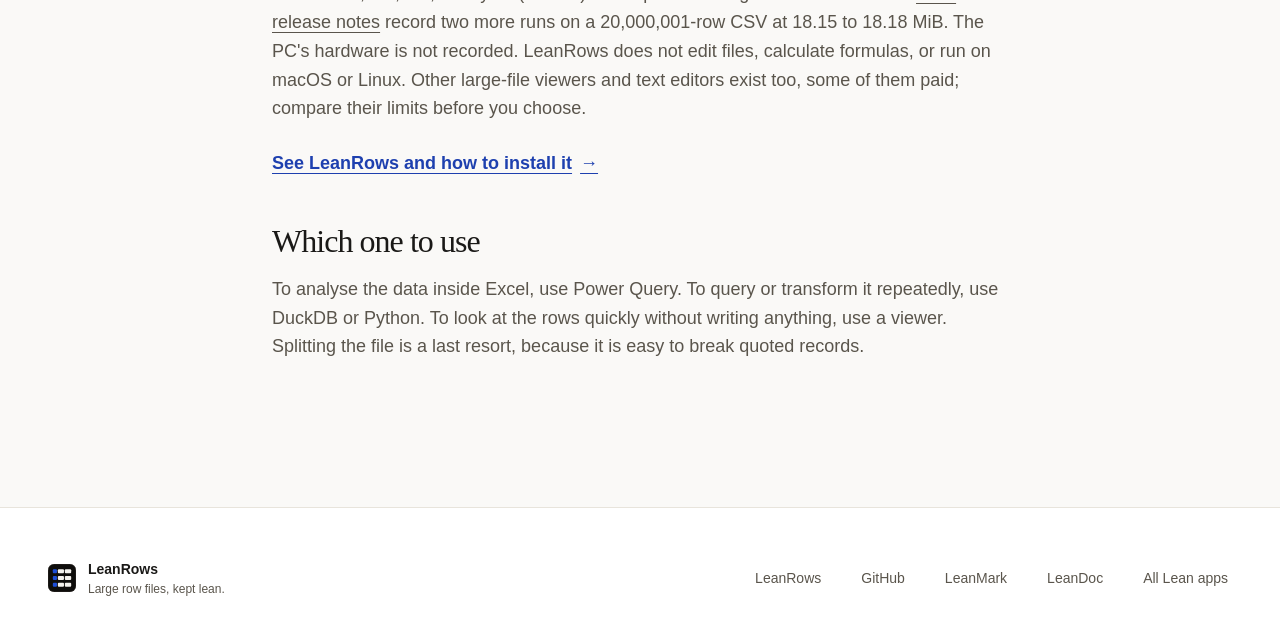
<file: site/open-csv-too-large-for-excel/index.html>
<!DOCTYPE html>
<html lang="en">
  <head>
    <meta charset="utf-8">
    <meta name="viewport" content="width=device-width, initial-scale=1">
    <meta name="color-scheme" content="light dark">
    <meta
      name="description"
      content="Excel stops at 1,048,576 rows. Five ways to open a larger CSV on Windows: Power Query, splitting the file, DuckDB, Python, or a large-file viewer such as LeanRows."
    >
    <meta property="og:type" content="article">
    <meta property="og:title" content="How to open a CSV file that is too large for Excel">
    <meta
      property="og:description"
      content="Excel stops at 1,048,576 rows. Five ways to open a larger CSV on Windows: Power Query, splitting the file, DuckDB, Python, or a large-file viewer such as LeanRows."
    >
    <meta property="og:url" content="https://abooodbah.github.io/leanrows/open-csv-too-large-for-excel/">
    <meta property="og:image" content="https://abooodbah.github.io/leanrows/assets/social-preview.png">
    <meta name="twitter:card" content="summary_large_image">
    <link rel="canonical" href="https://abooodbah.github.io/leanrows/open-csv-too-large-for-excel/">
    <link rel="icon" href="../assets/leanrows-icon.svg" type="image/svg+xml">
    <link rel="icon" href="../assets/leanrows-icon.png" type="image/png">
    <link rel="stylesheet" href="../styles.css">
    <title>How to open a CSV file that is too large for Excel</title>
  </head>
  <body>
    <a class="skip-link" href="#main-content">Skip to content</a>

    <header class="site-header">
      <div class="shell header-inner">
        <a class="brand" href="../" aria-label="LeanRows home">
          <img src="../assets/leanrows-icon.svg" width="32" height="32" alt="">
          <span>LeanRows</span>
        </a>
        <nav aria-label="Primary navigation">
          <a href="../">LeanRows</a>
          <a href="../#faq">FAQ</a>
          <a href="https://github.com/abooodbah/leanrows">Source</a>
        </nav>
      </div>
    </header>

    <main id="main-content">
      <article class="section task-page">
        <div class="shell task-copy">
          <p class="eyebrow">Large CSV files · Windows</p>
          <h1>How to open a CSV file that is too large for Excel</h1>
          <p>
            An Excel worksheet holds at most 1,048,576 rows. When a CSV file has
            more, Excel opens the first 1,048,576 rows, warns that the file was
            not loaded completely, and leaves the rest out. Saving that workbook
            back over the CSV loses the missing rows.
          </p>
          <p>
            Which way works best depends on whether you need to read the rows,
            analyse them, or change them. These are the common options on Windows.
          </p>

          <h2>1. Load it with Power Query</h2>
          <p>
            In Excel, use Data &gt; Get Data &gt; From Text/CSV, then Load To and
            choose the Data Model or a connection only. The rows stay in the data
            model, not on a worksheet, so the row limit does not apply. You can
            filter and summarise with PivotTables. You cannot scroll through every
            row on a sheet, and very large files take time and memory to load.
          </p>

          <h2>2. Split the file into parts</h2>
          <p>
            Cut the file into pieces under the row limit and open each in Excel.
            This works when the rows are independent. Keep the header row in every
            part, and take care with quoted fields that contain line breaks: a
            tool that splits on every line break will cut such a record in two.
          </p>

          <h2>3. Query it with DuckDB</h2>
          <p>
            DuckDB runs SQL directly on a CSV file without importing it first.
            For example, <code>SELECT * FROM read_csv('data.csv') LIMIT 100;</code>
            shows the first rows, and a <code>WHERE</code> or
            <code>GROUP BY</code> clause filters or summarises the whole file.
            This suits people who are comfortable with SQL.
          </p>

          <h2>4. Read it in chunks with Python</h2>
          <p>
            With pandas, <code>pd.read_csv('data.csv', chunksize=1_000_000)</code>
            reads the file one block of rows at a time, so you can filter or
            aggregate a file larger than memory. This needs Python and some
            scripting.
          </p>

          <h2>5. Open it in a large-file viewer</h2>
          <p>
            If you only need to look at the rows, search them, or copy a few out,
            a viewer built for large files avoids loading the whole file. LeanRows
            is one of these: a free, open-source, read-only viewer for Windows 10
            and 11. It reads the file in blocks, keeps only the visible rows in
            memory, shows the first rows while it is still indexing, and can
            search, jump to a row number, and sort by a column without changing
            the file.
          </p>
          <p>
            On the developer's Windows PC, LeanRows fully indexed a generated CSV
            of 20,000,001 rows and 1,532,454,643 bytes (1.5 GB) with a peak working
            set of 18.4 MB. The
            <a href="https://github.com/abooodbah/leanrows/blob/main/docs/releases/v0.2.0.md">0.2.0 release notes</a>
            record two more runs on a 20,000,001-row CSV at 18.15 to 18.18 MiB.
            The PC's hardware is not recorded. LeanRows does not edit files,
            calculate formulas, or run on macOS or Linux. Other large-file viewers
            and text editors exist too, some of them paid; compare their limits
            before you choose.
          </p>
          <p>
            <a class="text-link" href="../">
              See LeanRows and how to install it <span aria-hidden="true">&rarr;</span>
            </a>
          </p>

          <h2>Which one to use</h2>
          <p>
            To analyse the data inside Excel, use Power Query. To query or
            transform it repeatedly, use DuckDB or Python. To look at the rows
            quickly without writing anything, use a viewer. Splitting the file is
            a last resort, because it is easy to break quoted records.
          </p>
        </div>
      </article>
    </main>

    <footer class="site-footer">
      <div class="shell footer-grid">
        <div class="footer-brand">
          <img src="../assets/leanrows-icon.svg" width="28" height="28" alt="">
          <p><strong>LeanRows</strong><span>Large row files, kept lean.</span></p>
        </div>
        <nav aria-label="Project links">
          <a href="../">LeanRows</a>
          <a href="https://github.com/abooodbah/leanrows">GitHub</a>
          <a href="https://abooodbah.github.io/leanmark/">LeanMark</a>
          <a href="https://abooodbah.github.io/leandoc/">LeanDoc</a>
          <a href="https://abooodbah.github.io/">All Lean apps</a>
        </nav>
      </div>
    </footer>
  </body>
</html>
</file>
<file: site/styles.css>
:root {
  --font-sans: "IBM Plex Sans", -apple-system, BlinkMacSystemFont, "Segoe UI", Helvetica, Arial, sans-serif;
  --font-serif: "IBM Plex Serif", Georgia, "Times New Roman", serif;
  --font-mono: "IBM Plex Mono", ui-monospace, "SFMono-Regular", Consolas, monospace;

  --neutral-0: #ffffff;
  --neutral-50: #faf9f7;
  --neutral-100: #f4f2ee;
  --neutral-200: #e8e4dc;
  --neutral-300: #d5cfc3;
  --neutral-400: #a7a195;
  --neutral-500: #716b5f;
  --neutral-600: #5a554c;
  --neutral-700: #403d37;
  --neutral-800: #2b2924;
  --neutral-900: #1a1917;
  --neutral-950: #0e0d0b;
  --accent-50: #eff4ff;
  --accent-400: #3b82f6;
  --accent-500: #1d4ed8;
  --accent-600: #1e40af;
  --accent-on-dark: #76a7ff;

  --canvas: var(--neutral-50);
  --surface: var(--neutral-0);
  --surface-muted: var(--neutral-100);
  --border: var(--neutral-200);
  --border-strong: var(--neutral-300);
  --text-primary: var(--neutral-900);
  --text-secondary: var(--neutral-600);
  --text-inverse: var(--neutral-0);
  --ring: var(--accent-400);
  --visual-offset: var(--neutral-200);

  --space-1: 0.25rem;
  --space-2: 0.5rem;
  --space-3: 0.75rem;
  --space-4: 1rem;
  --space-5: 1.25rem;
  --space-6: 1.5rem;
  --space-8: 2rem;
  --space-10: 2.5rem;
  --space-12: 3rem;
  --space-16: 4rem;
  --space-20: 5rem;
  --space-24: 6rem;
  --space-32: 8rem;

  --radius-sm: 4px;
  --radius-md: 6px;
  --radius-lg: 8px;
  --duration-short: 180ms;
  --ease-standard: cubic-bezier(0.2, 0, 0, 1);
  --shell: 75rem;
}

* {
  box-sizing: border-box;
}

html {
  scroll-behavior: smooth;
}

body {
  margin: 0;
  background: var(--canvas);
  color: var(--text-primary);
  font-family: var(--font-sans);
  font-size: 1rem;
  line-height: 1.5;
  text-rendering: optimizeLegibility;
}

img,
svg {
  display: block;
  max-width: 100%;
}

a {
  color: inherit;
  text-underline-offset: 0.2em;
}

a:hover {
  text-decoration-thickness: 2px;
}

:focus-visible {
  outline: 2px solid var(--ring);
  outline-offset: 2px;
}

.skip-link {
  position: fixed;
  top: var(--space-3);
  left: var(--space-3);
  z-index: 100;
  padding: var(--space-3) var(--space-4);
  border-radius: var(--radius-md);
  background: var(--neutral-950);
  color: var(--neutral-0);
  font-weight: 600;
  transform: translateY(-180%);
  transition: transform var(--duration-short) var(--ease-standard);
}

.skip-link:focus {
  transform: translateY(0);
}

.shell {
  width: min(100% - 6rem, var(--shell));
  margin-inline: auto;
}

.site-header {
  position: sticky;
  top: 0;
  z-index: 20;
  border-bottom: 1px solid var(--border);
  background: var(--canvas);
}

.header-inner {
  display: flex;
  min-height: 4rem;
  align-items: center;
  justify-content: space-between;
  gap: var(--space-8);
}

.brand {
  display: inline-flex;
  min-height: 2.75rem;
  align-items: center;
  gap: var(--space-3);
  font-weight: 600;
  letter-spacing: -0.01em;
  text-decoration: none;
}

.brand img {
  border-radius: var(--radius-md);
}

.site-header nav,
.site-footer nav {
  display: flex;
  align-items: center;
  gap: var(--space-8);
}

.site-header nav a,
.site-footer nav a {
  display: inline-flex;
  min-height: 2.75rem;
  align-items: center;
  padding-inline: var(--space-1);
  color: var(--text-secondary);
  font-size: 0.875rem;
  font-weight: 500;
  text-decoration: none;
  transition: color var(--duration-short) var(--ease-standard);
}

.site-header nav a:hover,
.site-footer nav a:hover {
  color: var(--text-primary);
}

.hero {
  padding-block: clamp(4.5rem, 9vw, 8rem);
  border-bottom: 1px solid var(--border);
}

.hero-grid {
  display: grid;
  grid-template-columns: repeat(2, minmax(0, 1fr));
  align-items: center;
  gap: clamp(3rem, 5vw, 6rem);
}

.eyebrow {
  margin: 0 0 var(--space-5);
  color: var(--accent-600);
  font-size: 0.75rem;
  font-weight: 600;
  letter-spacing: 0.05em;
  text-transform: uppercase;
}

h1,
h2,
h3,
p {
  margin-top: 0;
}

h1 {
  margin-bottom: var(--space-6);
  font-family: var(--font-serif);
  font-size: clamp(2.5rem, 4.2vw, 3.5rem);
  font-weight: 500;
  letter-spacing: -0.035em;
  line-height: 0.98;
}

.hero-line {
  display: block;
}

.hero-slogan {
  margin: calc(var(--space-2) * -1) 0 var(--space-6);
  font-family: var(--font-serif);
  font-size: 1.375rem;
  font-weight: 500;
  line-height: 1.3;
}

.faq-list {
  display: grid;
  grid-template-columns: repeat(2, minmax(0, 1fr));
  gap: var(--space-8) var(--space-12);
  margin-top: var(--space-10);
}

.faq-item h3 {
  margin-bottom: var(--space-2);
  font-size: 1.125rem;
}

.faq-item p {
  margin-bottom: 0;
  color: var(--text-secondary);
  line-height: 1.6;
}

.faq-item code {
  overflow-wrap: anywhere;
}

h1 em {
  color: var(--accent-500);
  font-weight: 500;
}

h2 {
  max-width: 18ch;
  margin-bottom: var(--space-6);
  font-family: var(--font-serif);
  font-size: clamp(2.25rem, 4.2vw, 3.75rem);
  font-weight: 500;
  letter-spacing: -0.03em;
  line-height: 1.05;
}

h3 {
  font-size: 1.25rem;
  line-height: 1.4;
}

.hero-lead,
.section-intro > p:last-child,
.boundary-intro > p:last-child,
.evidence-copy > p,
.format-heading > p,
.release-note-grid > div:last-child > p:first-child {
  color: var(--text-secondary);
  font-size: 1.125rem;
  line-height: 1.6;
}

.hero-lead {
  max-width: 35rem;
  margin-bottom: var(--space-4);
}

.hero-measure {
  max-width: 35rem;
  margin: 0 0 var(--space-6);
  font-size: 1.125rem;
  font-weight: 600;
  line-height: 1.5;
}

.hero-detail {
  max-width: 32rem;
  margin: 0 0 var(--space-8);
  padding-left: var(--space-4);
  border-left: 2px solid var(--accent-500);
  color: var(--text-secondary);
  line-height: 1.6;
}

.release-action {
  max-width: 32rem;
}

.primary-action {
  display: inline-flex;
  min-height: 3.25rem;
  align-items: center;
  justify-content: space-between;
  gap: var(--space-8);
  padding: var(--space-3) var(--space-5);
  border: 1px solid var(--accent-500);
  border-radius: var(--radius-md);
  background: var(--accent-500);
  color: var(--neutral-0);
  font-weight: 600;
  text-decoration: none;
  transition:
    background-color var(--duration-short) var(--ease-standard),
    border-color var(--duration-short) var(--ease-standard);
}

.primary-action:hover {
  border-color: var(--accent-600);
  background: var(--accent-600);
}

.primary-action:active {
  background: var(--neutral-950);
  border-color: var(--neutral-950);
}

.release-action p {
  margin: var(--space-3) 0 0;
  color: var(--text-secondary);
  font-size: 0.875rem;
}

code,
pre {
  font-family: var(--font-mono);
}

.release-action code {
  color: var(--text-primary);
}

.row-window {
  position: relative;
  margin: 0;
  padding: var(--space-6);
  border: 1px solid var(--neutral-700);
  border-radius: var(--radius-lg);
  background: var(--neutral-950);
  color: var(--neutral-50);
  box-shadow: 18px 18px 0 var(--visual-offset);
}

.figure-label {
  margin-bottom: var(--space-6);
  color: var(--neutral-300);
  font-size: 0.75rem;
  font-weight: 600;
  letter-spacing: 0.05em;
  text-transform: uppercase;
}

.file-scale {
  display: grid;
  grid-template-columns: auto minmax(0, 1fr) auto;
  align-items: center;
  gap: var(--space-3);
  margin-bottom: var(--space-8);
  color: var(--neutral-400);
  font-family: var(--font-mono);
  font-size: 0.75rem;
}

.file-scale-track {
  position: relative;
  height: 2px;
  background: var(--neutral-700);
}

.file-scale-window {
  position: absolute;
  top: -3px;
  left: 42%;
  width: 15%;
  height: 8px;
  border: 2px solid var(--accent-400);
  background: var(--neutral-950);
}

.row-table {
  overflow: hidden;
  border: 1px solid var(--neutral-700);
  border-radius: var(--radius-md);
  font-family: var(--font-mono);
  font-size: 0.8125rem;
}

.row-table-head,
.row-table-line {
  display: grid;
  grid-template-columns: 5rem minmax(7rem, 1fr) minmax(6rem, 0.75fr);
}

.row-table-head {
  background: var(--neutral-800);
  color: var(--neutral-300);
  font-size: 0.75rem;
  font-weight: 500;
}

.row-table-head span,
.row-table-line span {
  min-width: 0;
  padding: var(--space-3) var(--space-4);
  overflow: hidden;
  border-right: 1px solid var(--neutral-700);
  text-overflow: ellipsis;
  white-space: nowrap;
}

.row-table-head span:last-child,
.row-table-line span:last-child {
  border-right: 0;
}

.row-table-line {
  border-top: 1px solid var(--neutral-800);
}

.row-table-line span:first-child {
  color: var(--neutral-400);
}

.row-table-line.is-active {
  background: #172a56;
  box-shadow: inset 3px 0 0 var(--accent-400);
}

.row-window figcaption {
  margin-top: var(--space-5);
  color: var(--neutral-400);
  font-size: 0.75rem;
  line-height: 1.5;
}

.orientation {
  border-bottom: 1px solid var(--border);
  background: var(--surface);
}

.capture-section {
  background: var(--surface);
}

.capture-heading {
  display: grid;
  grid-template-columns: minmax(0, 1.05fr) minmax(18rem, 0.95fr);
  align-items: end;
  gap: clamp(3rem, 8vw, 8rem);
  margin-bottom: var(--space-10);
}

.capture-heading h2,
.capture-heading p {
  margin-bottom: 0;
}

.capture-heading > p {
  color: var(--text-secondary);
  font-size: 1.125rem;
  line-height: 1.6;
}

.app-capture {
  margin: 0;
}

.app-capture-link {
  display: block;
  padding: clamp(0.375rem, 0.8vw, 0.75rem);
  border: 1px solid var(--neutral-700);
  border-radius: var(--radius-lg);
  background: var(--neutral-950);
  text-decoration: none;
  transition: border-color var(--duration-short) var(--ease-standard);
}

.app-capture-link:hover {
  border-color: var(--accent-400);
}

.app-capture-link img {
  width: 100%;
  height: auto;
  border-radius: var(--radius-sm);
  background: var(--neutral-0);
}

.app-capture figcaption {
  display: flex;
  justify-content: space-between;
  gap: var(--space-6);
  margin-top: var(--space-4);
  color: var(--text-secondary);
  font-size: 0.8125rem;
  line-height: 1.5;
}

.app-capture figcaption strong {
  color: var(--text-primary);
  font-weight: 600;
}

.principle-strip {
  display: grid;
  grid-template-columns: repeat(4, 1fr);
  padding-block: var(--space-6);
}

.principle-strip div {
  display: flex;
  flex-direction: column;
  gap: var(--space-1);
  min-width: 0;
  padding-inline: var(--space-6);
  border-left: 1px solid var(--border);
}

.principle-strip div:first-child {
  padding-left: 0;
  border-left: 0;
}

.principle-strip div:last-child {
  padding-right: 0;
}

.principle-strip strong {
  font-size: 0.875rem;
  font-weight: 600;
}

.principle-strip span {
  overflow: hidden;
  color: var(--text-secondary);
  font-size: 0.8125rem;
  text-overflow: ellipsis;
  white-space: nowrap;
}

.section {
  padding-block: clamp(5rem, 10vw, 8rem);
  border-bottom: 1px solid var(--border);
}

.split-section,
.boundary-grid,
.evidence-grid,
.release-note-grid {
  display: grid;
  grid-template-columns: minmax(0, 0.82fr) minmax(0, 1.18fr);
  gap: clamp(3rem, 8vw, 8rem);
}

.hero-grid > *,
.split-section > *,
.boundary-grid > *,
.evidence-grid > *,
.release-note-grid > *,
.format-heading > * {
  min-width: 0;
}

.section-intro > p:last-child,
.boundary-intro > p:last-child {
  max-width: 34rem;
  margin-bottom: 0;
}

.pipeline {
  align-self: center;
  border-top: 1px solid var(--border-strong);
}

.pipeline-step {
  display: grid;
  grid-template-columns: 3rem 1fr;
  gap: var(--space-4);
  padding-block: var(--space-5);
  border-bottom: 1px solid var(--border-strong);
}

.step-number {
  color: var(--accent-600);
  font-family: var(--font-mono);
  font-size: 0.75rem;
  font-weight: 500;
}

.pipeline-step div {
  display: flex;
  align-items: baseline;
  justify-content: space-between;
  gap: var(--space-6);
}

.pipeline-step strong {
  font-weight: 600;
}

.pipeline-step div span {
  color: var(--text-secondary);
  font-size: 0.875rem;
  text-align: right;
}

.formats-section {
  background: var(--surface);
}

.format-heading {
  display: grid;
  grid-template-columns: minmax(0, 1.15fr) minmax(18rem, 0.85fr);
  align-items: end;
  gap: clamp(3rem, 8vw, 8rem);
  margin-bottom: var(--space-16);
}

.format-heading h2,
.format-heading p {
  margin-bottom: 0;
}

.format-list {
  border-top: 1px solid var(--border-strong);
}

.format-row {
  display: grid;
  grid-template-columns: minmax(8rem, 0.6fr) minmax(0, 1.65fr) minmax(9rem, 0.75fr);
  align-items: baseline;
  gap: var(--space-6);
  padding-block: var(--space-6);
  border-bottom: 1px solid var(--border-strong);
}

.format-row h3,
.format-row p {
  margin: 0;
}

.format-row h3 {
  font-family: var(--font-serif);
  font-size: 1.5rem;
  font-weight: 500;
}

.format-row p {
  color: var(--text-secondary);
}

.format-row > span {
  color: var(--text-secondary);
  font-family: var(--font-mono);
  font-size: 0.8125rem;
  text-align: right;
}

.limits-section {
  background: var(--neutral-100);
}

.limits-heading {
  display: flex;
  align-items: end;
  justify-content: space-between;
  gap: var(--space-8);
}

.limits-heading h2 {
  max-width: 20ch;
}

.limit-strip {
  display: grid;
  grid-template-columns: repeat(4, 1fr);
  margin: var(--space-12) 0 var(--space-6);
  border-block: 1px solid var(--border-strong);
}

.limit-strip div {
  padding: var(--space-8) var(--space-6);
  border-left: 1px solid var(--border-strong);
}

.limit-strip div:first-child {
  padding-left: 0;
  border-left: 0;
}

.limit-strip div:last-child {
  padding-right: 0;
}

.limit-strip dt {
  margin-bottom: var(--space-2);
  font-family: var(--font-serif);
  font-size: clamp(1.75rem, 3vw, 2.5rem);
  font-weight: 500;
  letter-spacing: -0.025em;
  line-height: 1.1;
}

.limit-strip dd {
  margin: 0;
  color: var(--text-secondary);
  font-size: 0.8125rem;
  line-height: 1.5;
}

.limits-note {
  max-width: 49rem;
  margin: 0;
  color: var(--text-secondary);
  font-size: 0.875rem;
}

.boundary-section {
  background: var(--neutral-950);
  color: var(--neutral-50);
}

.boundary-section .eyebrow {
  color: #76a7ff;
}

.boundary-intro > p:last-child {
  color: var(--neutral-300);
}

.boundary-list {
  margin: 0;
  padding: 0;
  border-top: 1px solid var(--neutral-700);
  list-style: none;
}

.boundary-list li {
  display: grid;
  grid-template-columns: 3rem 1fr;
  gap: var(--space-4);
  padding-block: var(--space-5);
  border-bottom: 1px solid var(--neutral-700);
}

.boundary-list li > span {
  color: #76a7ff;
  font-family: var(--font-mono);
  font-size: 0.75rem;
}

.boundary-list p {
  margin: 0;
  color: var(--neutral-300);
}

.boundary-list strong {
  color: var(--neutral-50);
  font-weight: 600;
}

.evidence-section {
  background: var(--surface);
}

.evidence-copy > p {
  max-width: 40rem;
}

.text-link {
  display: inline-flex;
  min-height: 2.75rem;
  align-items: center;
  gap: var(--space-2);
  color: var(--accent-600);
  font-weight: 600;
}

.release-note-section {
  padding-block: clamp(4rem, 8vw, 6rem);
  border-bottom: 1px solid var(--border);
  background: #fff8e8;
}

.release-note-section .eyebrow {
  color: #78350f;
}

.release-note-section h2 {
  font-size: clamp(2rem, 3.4vw, 3rem);
}

pre {
  width: 100%;
  max-width: 100%;
  margin: var(--space-6) 0;
  padding: var(--space-4);
  overflow-x: auto;
  border: 1px solid #d6c9a9;
  border-radius: var(--radius-md);
  background: #fffdf8;
  color: #33270d;
  font-size: 0.8125rem;
  line-height: 1.6;
}

.small-copy {
  margin-bottom: 0;
  color: #5f533b;
  font-size: 0.875rem;
}

.site-footer {
  padding-block: var(--space-12);
  background: var(--surface);
}

.footer-grid {
  display: grid;
  grid-template-columns: 1fr auto;
  align-items: center;
  gap: var(--space-8);
}

.footer-brand {
  display: flex;
  align-items: center;
  gap: var(--space-3);
}

.footer-brand img {
  border-radius: var(--radius-sm);
}

.footer-brand p {
  display: flex;
  flex-direction: column;
  margin: 0;
}

.footer-brand strong {
  font-size: 0.875rem;
}

.footer-brand span,
.footer-meta {
  color: var(--text-secondary);
  font-size: 0.75rem;
}

.footer-meta {
  grid-column: 1 / -1;
  margin: 0;
  padding-top: var(--space-5);
  border-top: 1px solid var(--border);
}

@media (prefers-color-scheme: dark) {
  :root {
    --canvas: var(--neutral-950);
    --surface: var(--neutral-900);
    --surface-muted: var(--neutral-800);
    --border: var(--neutral-800);
    --border-strong: var(--neutral-700);
    --text-primary: var(--neutral-50);
    --text-secondary: var(--neutral-300);
    --text-inverse: var(--neutral-950);
    --visual-offset: var(--neutral-800);
  }

  .site-header {
    background: var(--neutral-950);
  }

  h1 em,
  .eyebrow,
  .step-number,
  .text-link {
    color: var(--accent-on-dark);
  }

  .formats-section,
  .evidence-section,
  .site-footer,
  .orientation {
    background: var(--neutral-900);
  }

  .limits-section {
    background: var(--neutral-900);
  }

  .release-note-section {
    background: #261e0e;
  }

  .release-note-section .eyebrow {
    color: #f4c76b;
  }

  .release-note-grid > div:last-child > p:first-child,
  .small-copy {
    color: #e2d6ba;
  }

  pre {
    border-color: #65563a;
    background: #171207;
    color: #fff4d9;
  }

  .primary-action:active {
    border-color: var(--neutral-50);
    background: var(--neutral-50);
    color: var(--neutral-950);
  }
}

@media (max-width: 64rem) {
  .shell {
    width: min(100% - 4rem, var(--shell));
  }

  .hero-grid {
    grid-template-columns: 1fr;
    gap: var(--space-16);
  }

  .hero-copy {
    max-width: 46rem;
  }

  .row-window {
    width: min(100%, 46rem);
  }

  .split-section,
  .boundary-grid,
  .evidence-grid,
  .release-note-grid {
    grid-template-columns: 1fr;
    gap: var(--space-12);
  }

  .section-intro,
  .boundary-intro,
  .evidence-grid > div:first-child,
  .release-note-grid > div:first-child {
    max-width: 42rem;
  }

  .format-heading {
    grid-template-columns: 1fr;
    gap: var(--space-6);
  }

  .capture-heading {
    grid-template-columns: 1fr;
    gap: var(--space-6);
  }
}

@media (max-width: 48rem) {
  .faq-list {
    grid-template-columns: 1fr;
  }

  .shell {
    width: min(100% - 2.5rem, var(--shell));
  }

  .site-header nav {
    gap: var(--space-5);
  }

  .site-header .nav-section {
    display: none;
  }

  .hero {
    padding-block: var(--space-16);
  }

  h1 {
    font-size: clamp(2.625rem, 12vw, 4rem);
  }

  .primary-action {
    width: 100%;
  }

  .row-window {
    padding: var(--space-4);
    box-shadow: 10px 10px 0 var(--visual-offset);
  }

  .principle-strip {
    grid-template-columns: repeat(2, 1fr);
    gap: 0;
  }

  .principle-strip div {
    padding: var(--space-4);
    border-bottom: 1px solid var(--border);
  }

  .principle-strip div:nth-child(odd) {
    padding-left: 0;
    border-left: 0;
  }

  .principle-strip div:nth-child(even) {
    padding-right: 0;
  }

  .principle-strip div:nth-child(n + 3) {
    border-bottom: 0;
  }

  .section {
    padding-block: var(--space-20);
  }

  .pipeline-step div {
    flex-direction: column;
    align-items: flex-start;
    gap: var(--space-1);
  }

  .pipeline-step div span {
    text-align: left;
  }

  .format-row {
    grid-template-columns: 1fr;
    gap: var(--space-2);
    padding-block: var(--space-5);
  }

  .format-row > span {
    text-align: left;
  }

  .limit-strip {
    grid-template-columns: repeat(2, 1fr);
  }

  .limit-strip div {
    padding: var(--space-6) var(--space-4);
    border-bottom: 1px solid var(--border-strong);
  }

  .limit-strip div:nth-child(odd) {
    padding-left: 0;
    border-left: 0;
  }

  .limit-strip div:nth-child(even) {
    padding-right: 0;
  }

  .limit-strip div:nth-child(n + 3) {
    border-bottom: 0;
  }

  .footer-grid {
    grid-template-columns: 1fr;
  }

  .app-capture figcaption {
    flex-direction: column;
    gap: var(--space-1);
  }

  .site-footer nav {
    flex-wrap: wrap;
    gap: var(--space-2) var(--space-6);
  }

  .footer-meta {
    grid-column: auto;
  }
}

@media (max-width: 25rem) {
  .shell {
    width: calc(100% - 2rem);
  }

  .row-table-head,
  .row-table-line {
    grid-template-columns: 4.5rem minmax(6rem, 1fr);
  }

  .row-table-head span:last-child,
  .row-table-line span:last-child {
    display: none;
  }

  .row-table-head span:nth-child(2),
  .row-table-line span:nth-child(2) {
    border-right: 0;
  }

  .limit-strip {
    grid-template-columns: 1fr;
  }

  .limit-strip div,
  .limit-strip div:nth-child(even),
  .limit-strip div:nth-child(odd) {
    padding-inline: 0;
    border-left: 0;
    border-bottom: 1px solid var(--border-strong);
  }

  .limit-strip div:last-child {
    border-bottom: 0;
  }
}

@media (prefers-contrast: more) {
  :root {
    --border: var(--neutral-500);
    --border-strong: var(--neutral-600);
  }

  .primary-action {
    border-width: 2px;
  }
}

@media (prefers-reduced-motion: reduce) {
  html {
    scroll-behavior: auto;
  }

  *,
  *::before,
  *::after {
    animation-duration: 0.01ms !important;
    animation-iteration-count: 1 !important;
    transition-duration: 0.01ms !important;
  }
}

/* Android closed-test sign-up */
.android-join {
  margin: 1.5rem 0 1rem;
}

/* Task pages, such as open-csv-too-large-for-excel/. */
.task-copy {
  max-width: 46rem;
}

.task-copy h1 {
  font-size: clamp(2.25rem, 4vw, 3rem);
  line-height: 1.1;
}

.task-copy h2 {
  max-width: none;
  margin-top: var(--space-10);
  margin-bottom: var(--space-4);
  font-size: clamp(1.5rem, 2.6vw, 2rem);
}

.task-copy p {
  color: var(--text-secondary);
  font-size: 1.125rem;
  line-height: 1.6;
}
</file>
